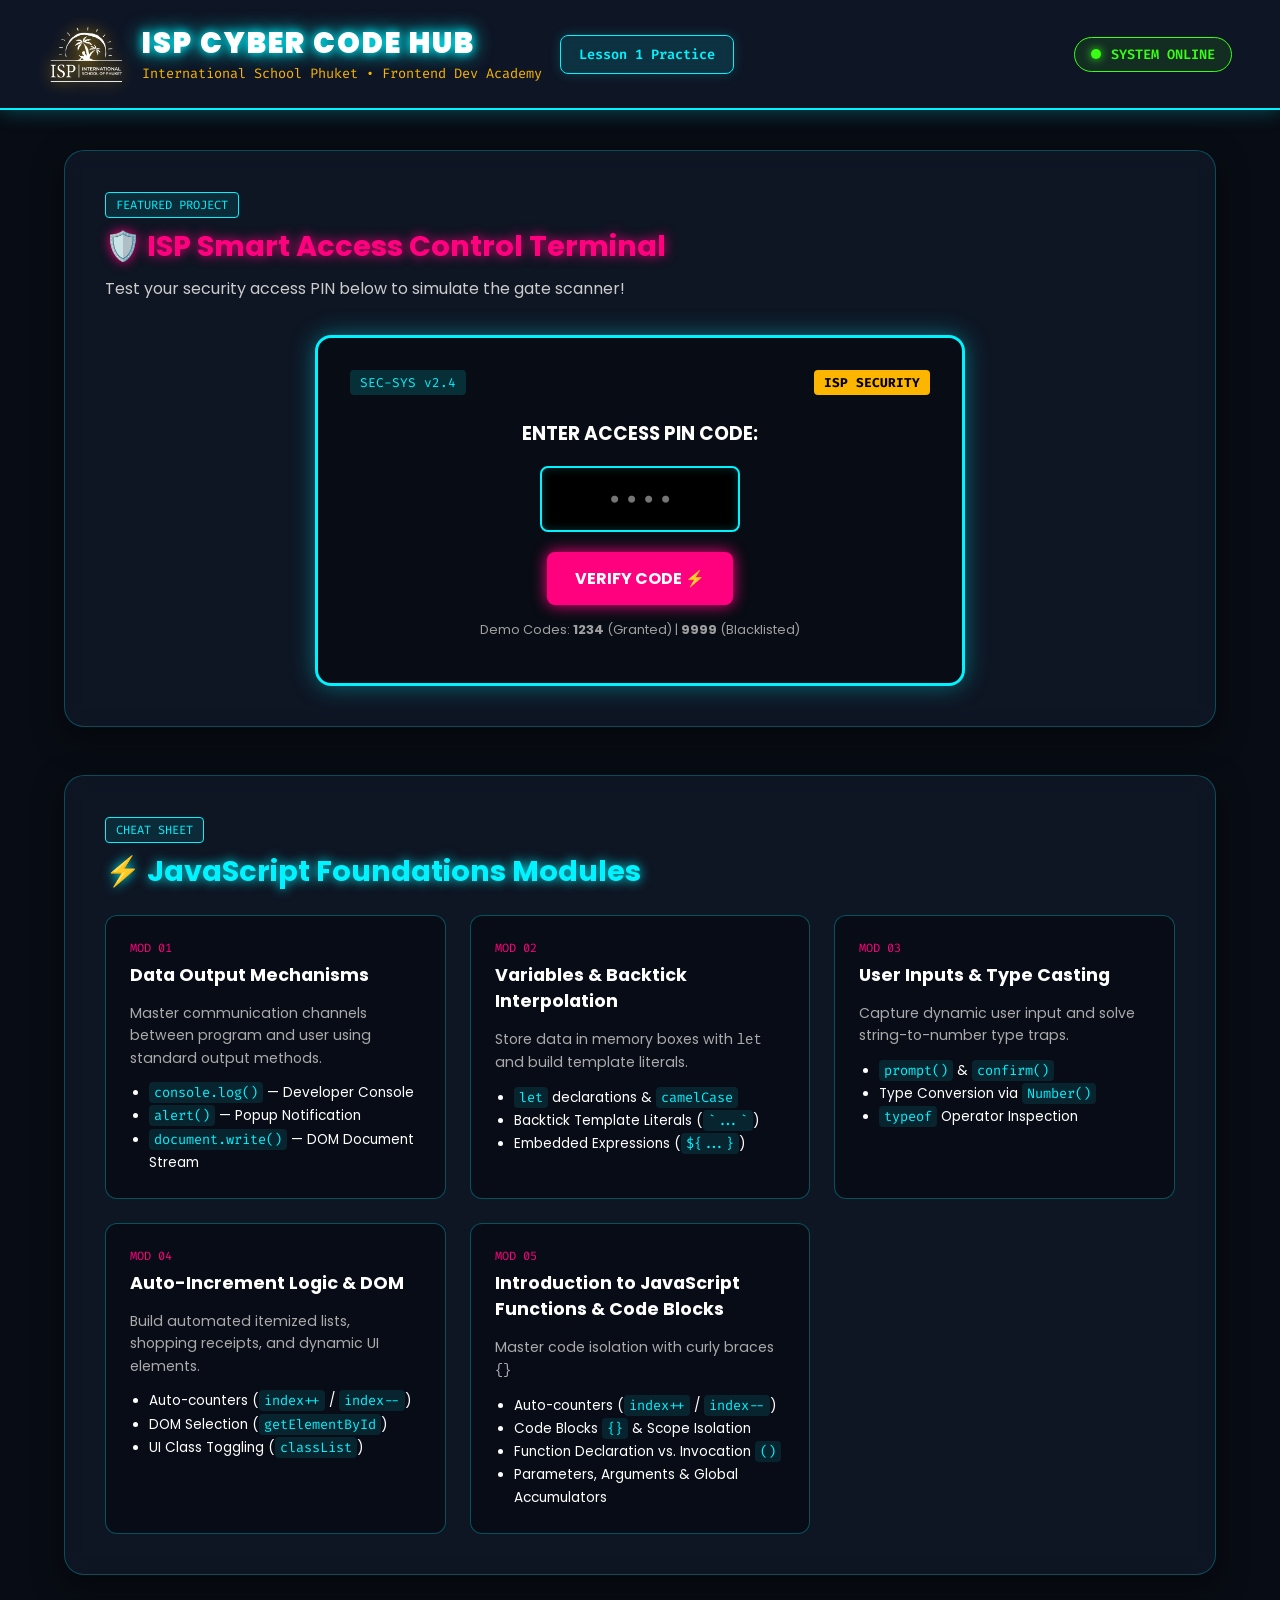
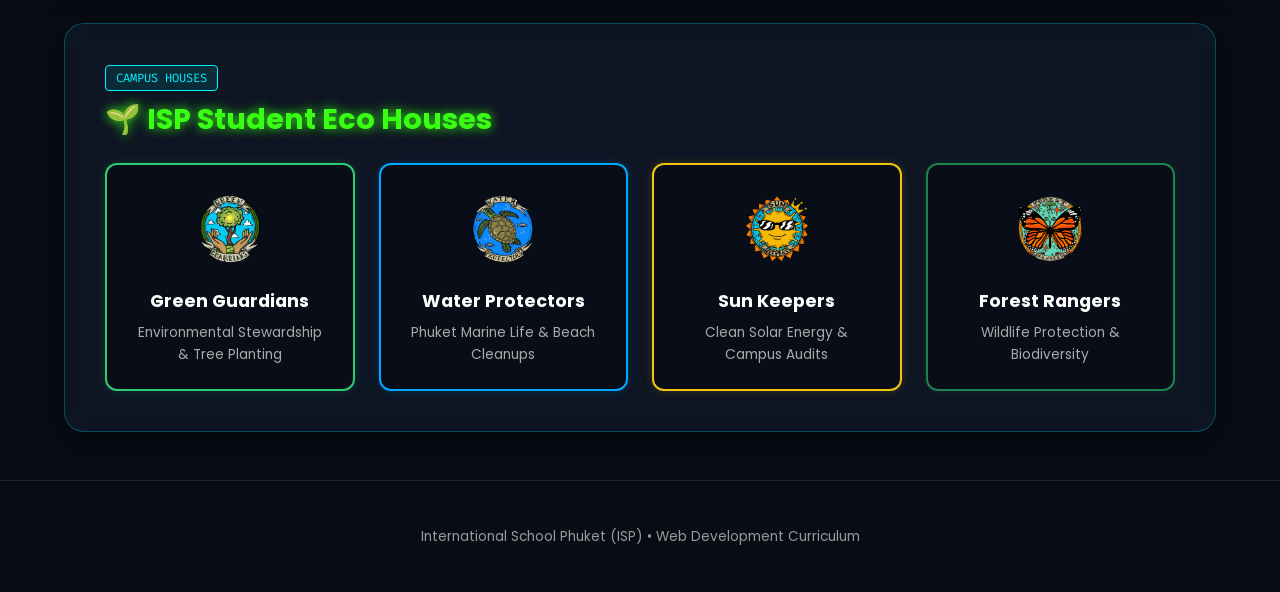
<file: index.html>
<!doctype html>
<html lang="en">
  <head>
    <meta charset="UTF-8" />
    <meta name="viewport" content="width=device-width, initial-scale=1.0" />
    <title>ISP Cyber Code Hub | Web Development Course</title>
    <link rel="stylesheet" href="style.css" />
    <link rel="preconnect" href="https://fonts.googleapis.com" />
    <link rel="preconnect" href="https://fonts.gstatic.com" crossorigin />
    <link
      href="https://fonts.googleapis.com/css2?family=Fira+Code:wght@400;600&family=Poppins:wght@400;600;700;900&display=swap"
      rel="stylesheet"
    />
  </head>
    <!-- Main Portal Navigation Header -->
    <header class="cyber-header">
      <div class="header-brand">
        <img src="ISP LOGO.png" alt="ISP Logo" class="neon-logo" />
        <div class="brand-titles">
          <h1 class="glitch-title" data-text="ISP CYBER CODE HUB">
            ISP CYBER CODE HUB
          </h1>
          <p class="cyber-subtitle">
            International School Phuket • Frontend Dev Academy
          </p>
        </div>
        <nav class="header-nav"> 
            <a href="Lesson_1.html" target="_blank" class="nav-btn nav-btn-cyan">Lesson 1 Practice</a> 
        </nav>
      </div>
      <div class="system-status">
        <span class="pulse-node"></span>
        <span class="status-text">SYSTEM ONLINE</span>
      </div>
    </header>

    <!-- Main Content Container -->
    <main class="portal-container">
      <!-- HERO / FEATURED MODULE: Interactive Security Terminal -->
      <section class="cyber-section terminal-hero">
        <div class="section-tag">FEATURED PROJECT</div>
        <h2 class="neon-heading magenta-glow">
          🛡️ ISP Smart Access Control Terminal
        </h2>
        <p class="section-desc">
          Test your security access PIN below to simulate the gate scanner!
        </p>

        <!-- Security Terminal Hardware Shell -->
        <div class="terminal-container" id="terminal">
          <div class="terminal-badge-bar">
            <span class="cyber-chip">SEC-SYS v2.4</span>
            <span class="badge-gold">ISP SECURITY</span>
          </div>

          <!-- UI Screen 1: PIN Input -->
          <div id="input-screen" class="screen-box">
            <h3 class="cyan-text">ENTER ACCESS PIN CODE:</h3>
            <div class="input-wrapper">
              <input
                type="password"
                id="access-code"
                placeholder="••••"
                maxlength="4"
                autocomplete="off"
              />
            </div>
            <button id="submit-btn" class="cyber-button">VERIFY CODE ⚡</button>
            <p class="hint-text">
              Demo Codes: <strong>1234</strong> (Granted) |
              <strong>9999</strong> (Blacklisted)
            </p>
          </div>

          <!-- UI Screen 2: Processing Scanner -->
          <div id="processing-screen" class="screen-box hidden">
            <div class="cyber-scanner">
              <div class="laser-beam"></div>
              <div class="spinner-neon"></div>
            </div>
            <p class="scanning-text">SCANNING BIOMETRIC DATA... BEEP!</p>
          </div>

          <!-- UI Screen 3: Access Granted Card -->
          <div id="granted-card" class="card-box hidden">
            <div class="access-badge granted">✓ ACCESS GRANTED</div>
            <div class="profile-card-cyber">
              <img
                src="green_guardians.png"
                alt="Eco House Shield"
                class="house-emblem-img"
              />
              <div class="card-details">
                <h4>Alex Smith <span class="grade-pill">Grade 8</span></h4>
                <p><strong>Parent:</strong> Mr. & Mrs. Smith</p>
                <p>
                  <strong>House:</strong>
                  <span class="house-tag guardian">Green Guardians 🛡️</span>
                </p>
                <p><strong>Status:</strong> Clear Access Authorized</p>
              </div>
            </div>
          </div>

          <!-- UI Screen 4: Access Denied Alert -->
          <div id="denied-card" class="card-box hidden">
            <div class="access-badge denied">⛔ ACCESS DENIED</div>
            <p class="denied-msg">SECURITY ALERT: CODE BLACKLISTED!</p>
            <p class="denied-sub">
              Report immediately to administration security office.
            </p>
          </div>
        </div>
      </section>

      <!-- CHEAT SHEET -->
      <section class="cyber-section">
        <div class="section-tag">CHEAT SHEET</div>
        <h2 class="neon-heading cyan-glow">
          ⚡ JavaScript Foundations Modules
        </h2>

        <div class="modules-grid">
          <!-- Module 1 Card -->
          <a href="module1-cards.html" target="_blank" class="card-link">
            <div>
              <div class="cyber-card">
                <div class="card-header">
                  <span class="mod-num">MOD 01</span>
                  <h3>Data Output Mechanisms</h3>
                </div>
                <p class="card-body-text">
                  Master communication channels between program and user using
                  standard output methods.
                </p>
                <ul class="cyber-list">
                  <li><code>console.log()</code> — Developer Console</li>
                  <li><code>alert()</code> — Popup Notification</li>
                  <li><code>document.write()</code> — DOM Document Stream</li>
                </ul>
              </div>
            </div>
          </a>
          <!-- Module 2 Card -->
          <div class="cyber-card">
            <div class="card-header">
              <span class="mod-num">MOD 02</span>
              <h3>Variables & Backtick Interpolation</h3>
            </div>
            <p class="card-body-text">
              Store data in memory boxes with <code>let</code> and build
              template literals.
            </p>
            <ul class="cyber-list">
              <li><code>let</code> declarations & <code>camelCase</code></li>
              <li>Backtick Template Literals (<code>`...`</code>)</li>
              <li>Embedded Expressions (<code>${...}</code>)</li>
            </ul>
          </div>

          <!-- Module 3 Card -->
          <div class="cyber-card">
            <div class="card-header">
              <span class="mod-num">MOD 03</span>
              <h3>User Inputs & Type Casting</h3>
            </div>
            <p class="card-body-text">
              Capture dynamic user input and solve string-to-number type traps.
            </p>
            <ul class="cyber-list">
              <li><code>prompt()</code> & <code>confirm()</code></li>
              <li>Type Conversion via <code>Number()</code></li>
              <li><code>typeof</code> Operator Inspection</li>
            </ul>
          </div>

          <!-- Module 4 Card -->
          <div class="cyber-card">
            <div class="card-header">
              <span class="mod-num">MOD 04</span>
              <h3>Auto-Increment Logic & DOM</h3>
            </div>
            <p class="card-body-text">
              Build automated itemized lists, shopping receipts, and dynamic UI
              elements.
            </p>
            <ul class="cyber-list">
              <li>
                Auto-counters (<code>index++</code> / <code>index--</code>)
              </li>
              <li>DOM Selection (<code>getElementById</code>)</li>
              <li>UI Class Toggling (<code>classList</code>)</li>
            </ul>
          </div>

          <!-- Module 5 Card -->
          <a href="module5-cards.html" target="_blank" class="card-link">
          <div class="cyber-card">
            <div class="card-header">
              <span class="mod-num">MOD 05</span>
              <h3>Introduction to JavaScript Functions & Code Blocks</h3>
            </div>
            <p class="card-body-text">
              Master code isolation with curly braces <code>{}</code>
            </p>
            <ul class="cyber-list">
              <li>
                Auto-counters (<code>index++</code> / <code>index--</code>)
              </li>
              <li>Code Blocks <code>{}</code> & Scope Isolation</li>
              <li>Function Declaration vs. Invocation <code>()</code></li>
              <li>Parameters, Arguments & Global Accumulators</li>
            </ul>
          </div>
           </a>
        </div>
      </section>

      <!-- ISP ECO HOUSES BADGES SECTION -->
      <section class="cyber-section">
        <div class="section-tag">CAMPUS HOUSES</div>
        <h2 class="neon-heading green-glow">🌱 ISP Student Eco Houses</h2>

        <div class="houses-grid">
          <div class="house-card guardians-border">
            <img
              src="green_guardians.png"
              alt="Green Guardians"
              class="house-logo"
            />
            <h3>Green Guardians</h3>
            <p>Environmental Stewardship & Tree Planting</p>
          </div>

          <div class="house-card protectors-border">
            <img
              src="water_protectors.png"
              alt="Water Protectors"
              class="house-logo"
            />
            <h3>Water Protectors</h3>
            <p>Phuket Marine Life & Beach Cleanups</p>
          </div>

          <div class="house-card keepers-border">
            <img src="sun_keepers.png" alt="Sun Keepers" class="house-logo" />
            <h3>Sun Keepers</h3>
            <p>Clean Solar Energy & Campus Audits</p>
          </div>

          <div class="house-card rangers-border">
            <img
              src="forest_rangers.png"
              alt="Forest Rangers"
              class="house-logo"
            />
            <h3>Forest Rangers</h3>
            <p>Wildlife Protection & Biodiversity</p>
          </div>
        </div>
      </section>
    </main>

    <footer class="cyber-footer">
      <p>International School Phuket (ISP) • Web Development Curriculum</p>
    </footer>

    <script src="main.js"></script>
  </body>
</html>
</file>
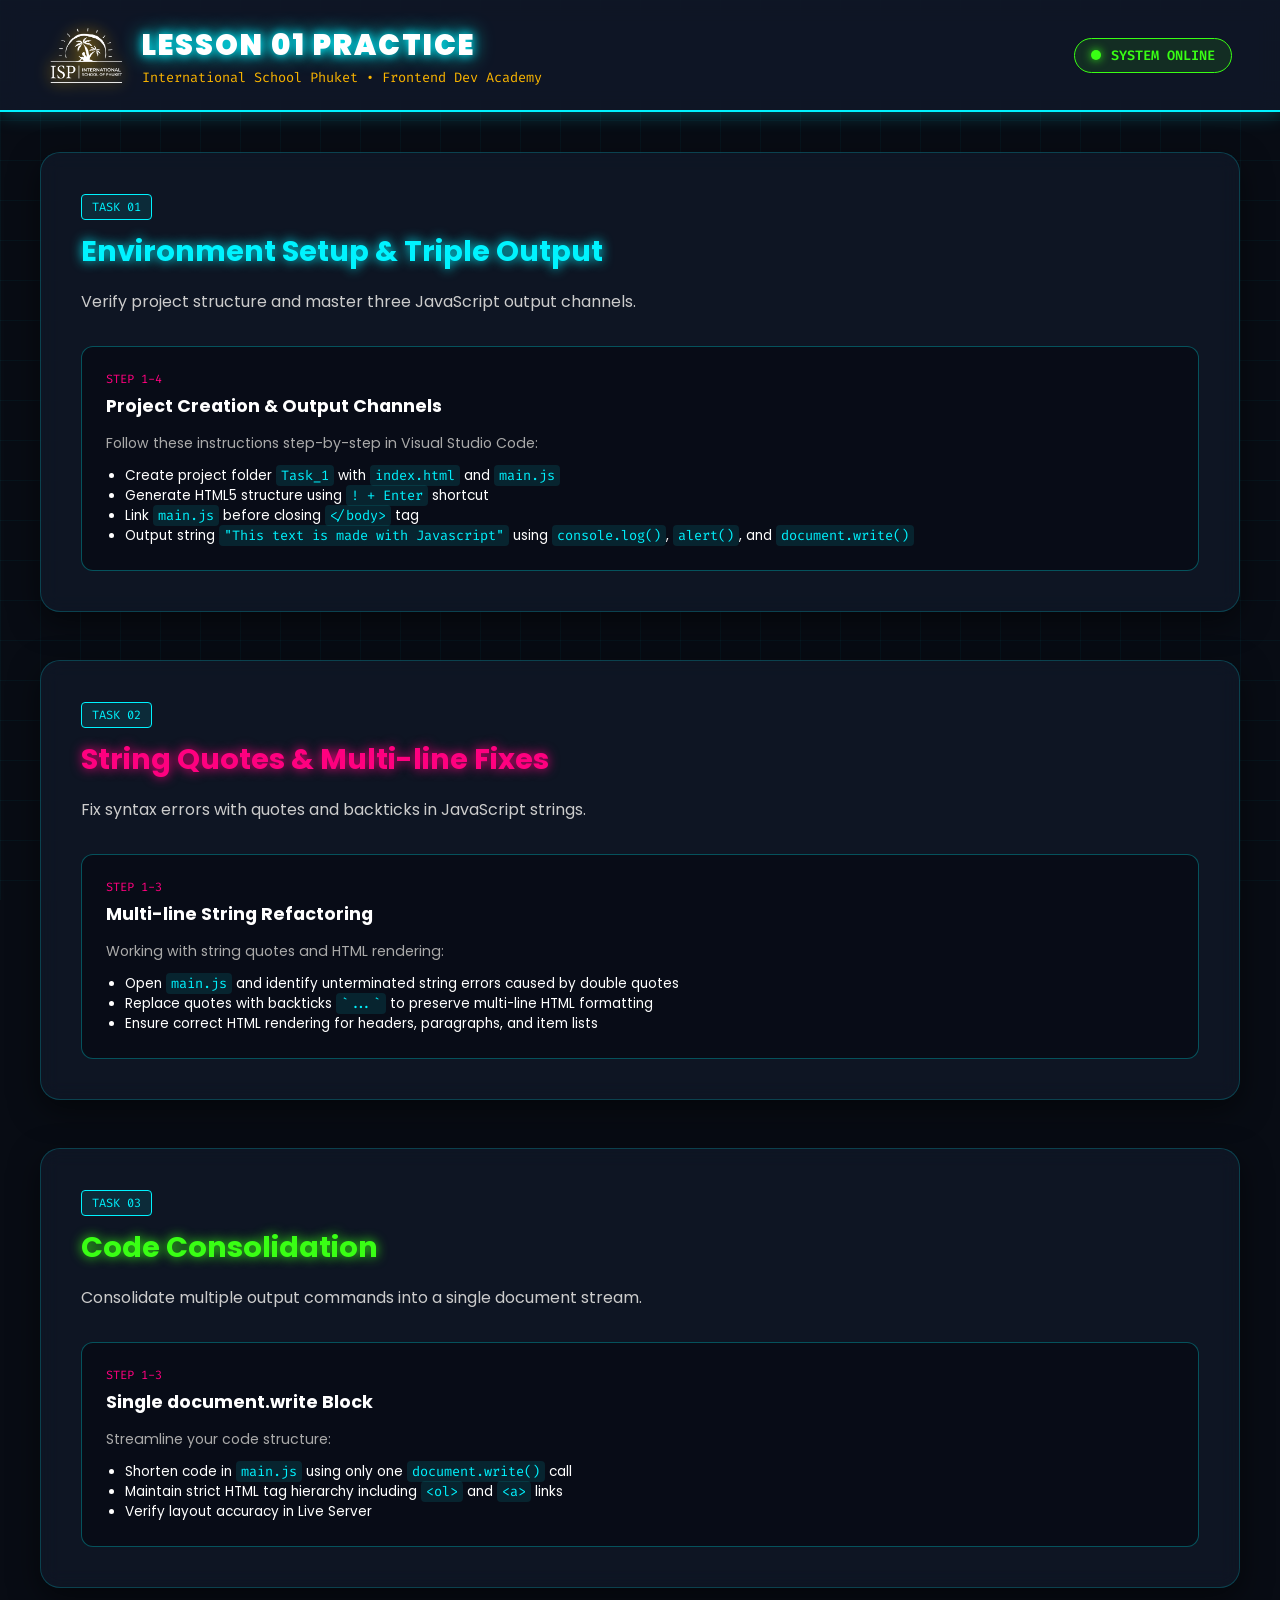
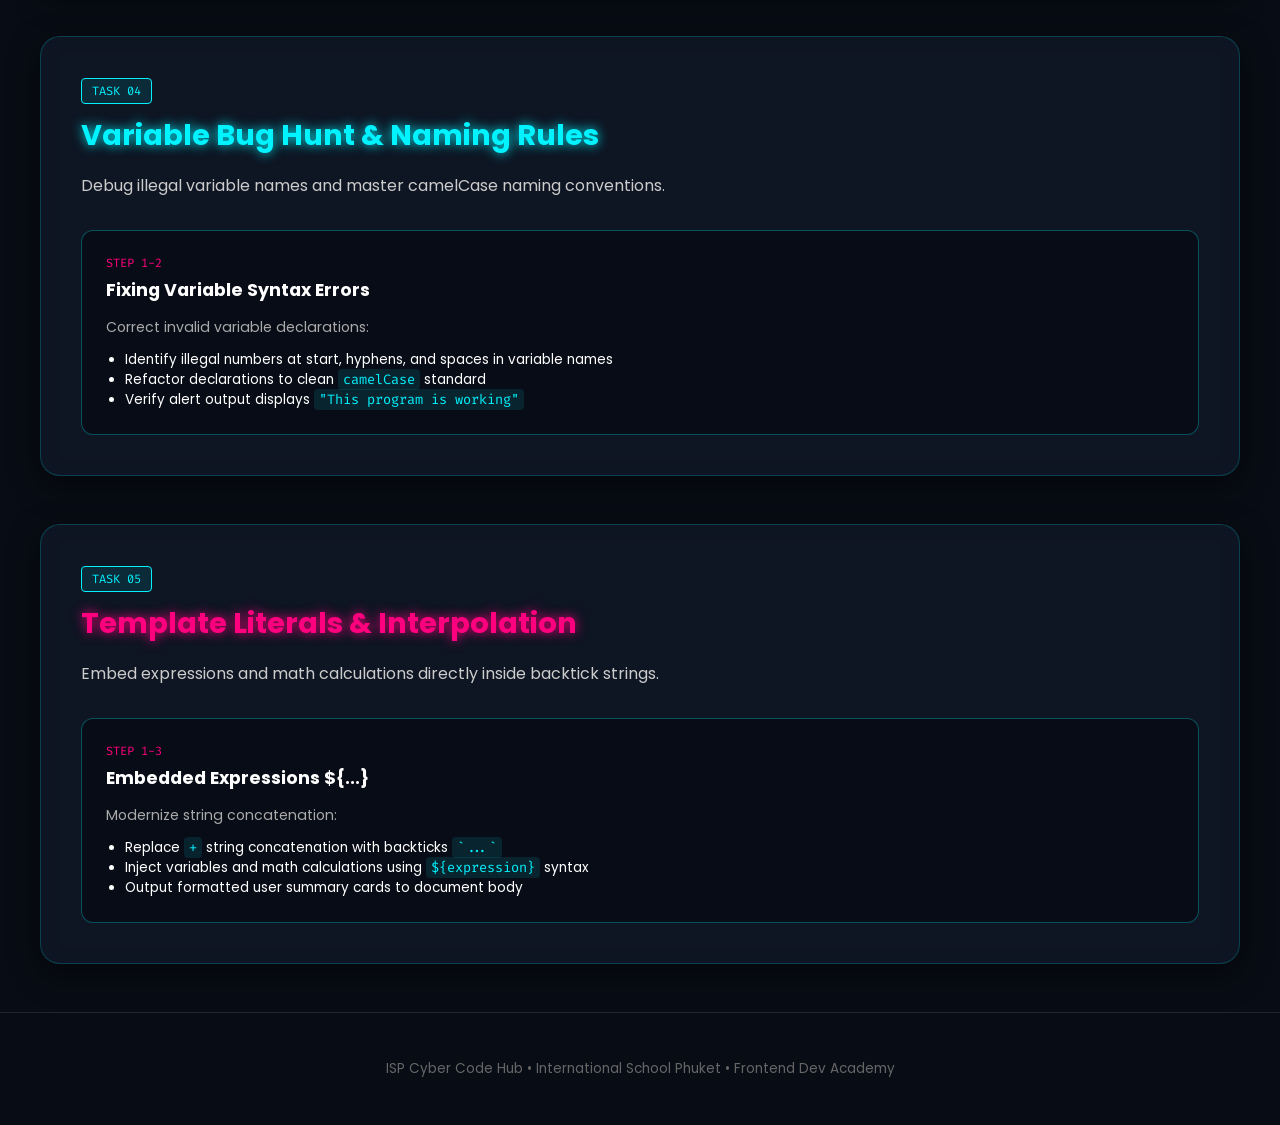
<file: Lesson_1.html>
<!doctype html>
<html lang="en">
  <head>
    <meta charset="UTF-8" />
    <meta name="viewport" content="width=device-width, initial-scale=1.0" />
    <title>Lesson 1 Tasks | ISP Cyber Code Hub</title>
    <link rel="stylesheet" href="style1.css" />
    <link rel="preconnect" href="https://fonts.googleapis.com" />
    <link rel="preconnect" href="https://fonts.gstatic.com" crossorigin />
    <link
      href="https://fonts.googleapis.com/css2?family=Fira+Code:wght@400;600&family=Poppins:wght@400;600;700;900&display=swap"
      rel="stylesheet"
    />
  </head>
  <body>
    <!-- Background Cyber Grid Overlay -->
    <div class="cyber-grid"></div>

    <!-- Main Navigation Header -->
    <header class="cyber-header">
      <div class="header-brand">
        <img src="ISP LOGO.png" alt="ISP Logo" class="neon-logo" />
        <div>
          <h1 class="glitch-title">LESSON 01 PRACTICE</h1>
          <p class="cyber-subtitle">
            International School Phuket • Frontend Dev Academy
          </p>
        </div>
      </div>
      <div class="system-status">
        <span class="pulse-node"></span>
        <span class="status-text">SYSTEM ONLINE</span>
      </div>
    </header>

    <!-- Main Content Container -->
    <main class="portal-container">
      <!-- TASK 1 -->
      <section class="cyber-section">
        <span class="section-tag">TASK 01</span>
        <h2 class="neon-heading cyan-glow">
          Environment Setup & Triple Output
        </h2>
        <p class="section-desc">
          Verify project structure and master three JavaScript output channels.
        </p>

        <div class="cyber-card">
          <div class="card-header">
            <span class="mod-num">STEP 1-4</span>
            <h3>Project Creation & Output Channels</h3>
          </div>
          <p class="card-body-text">
            Follow these instructions step-by-step in Visual Studio Code:
          </p>
          <ul class="cyber-list">
            <li>
              Create project folder <code>Task_1</code> with
              <code>index.html</code> and <code>main.js</code>
            </li>
            <li>
              Generate HTML5 structure using <code>! + Enter</code> shortcut
            </li>
            <li>
              Link <code>main.js</code> before closing
              <code>&lt;/body&gt;</code> tag
            </li>
            <li>
              Output string
              <code>"This text is made with Javascript"</code> using
              <code>console.log()</code>, <code>alert()</code>, and
              <code>document.write()</code>
            </li>
          </ul>
        </div>
      </section>

      <!-- TASK 2 -->
      <section class="cyber-section">
        <span class="section-tag">TASK 02</span>
        <h2 class="neon-heading magenta-glow">
          String Quotes & Multi-line Fixes
        </h2>
        <p class="section-desc">
          Fix syntax errors with quotes and backticks in JavaScript strings.
        </p>

        <div class="cyber-card">
          <div class="card-header">
            <span class="mod-num">STEP 1-3</span>
            <h3>Multi-line String Refactoring</h3>
          </div>
          <p class="card-body-text">
            Working with string quotes and HTML rendering:
          </p>
          <ul class="cyber-list">
            <li>
              Open <code>main.js</code> and identify unterminated string errors
              caused by double quotes
            </li>
            <li>
              Replace quotes with backticks <code>`...`</code> to preserve
              multi-line HTML formatting
            </li>
            <li>
              Ensure correct HTML rendering for headers, paragraphs, and item
              lists
            </li>
          </ul>
        </div>
      </section>

      <!-- TASK 3 -->
      <section class="cyber-section">
        <span class="section-tag">TASK 03</span>
        <h2 class="neon-heading green-glow">Code Consolidation</h2>
        <p class="section-desc">
          Consolidate multiple output commands into a single document stream.
        </p>

        <div class="cyber-card">
          <div class="card-header">
            <span class="mod-num">STEP 1-3</span>
            <h3>Single document.write Block</h3>
          </div>
          <p class="card-body-text">Streamline your code structure:</p>
          <ul class="cyber-list">
            <li>
              Shorten code in <code>main.js</code> using only one
              <code>document.write()</code> call
            </li>
            <li>
              Maintain strict HTML tag hierarchy including
              <code>&lt;ol&gt;</code> and <code>&lt;a&gt;</code> links
            </li>
            <li>Verify layout accuracy in Live Server</li>
          </ul>
        </div>
      </section>

      <!-- TASK 4 -->
      <section class="cyber-section">
        <span class="section-tag">TASK 04</span>
        <h2 class="neon-heading cyan-glow">Variable Bug Hunt & Naming Rules</h2>
        <p class="section-desc">
          Debug illegal variable names and master camelCase naming conventions.
        </p>

        <div class="cyber-card">
          <div class="card-header">
            <span class="mod-num">STEP 1-2</span>
            <h3>Fixing Variable Syntax Errors</h3>
          </div>
          <p class="card-body-text">Correct invalid variable declarations:</p>
          <ul class="cyber-list">
            <li>
              Identify illegal numbers at start, hyphens, and spaces in variable
              names
            </li>
            <li>
              Refactor declarations to clean <code>camelCase</code> standard
            </li>
            <li>
              Verify alert output displays
              <code>"This program is working"</code>
            </li>
          </ul>
        </div>
      </section>

      <!-- TASK 5 -->
      <section class="cyber-section">
        <span class="section-tag">TASK 05</span>
        <h2 class="neon-heading magenta-glow">
          Template Literals & Interpolation
        </h2>
        <p class="section-desc">
          Embed expressions and math calculations directly inside backtick
          strings.
        </p>

        <div class="cyber-card">
          <div class="card-header">
            <span class="mod-num">STEP 1-3</span>
            <h3>Embedded Expressions ${...}</h3>
          </div>
          <p class="card-body-text">Modernize string concatenation:</p>
          <ul class="cyber-list">
            <li>
              Replace <code>+</code> string concatenation with backticks
              <code>`...`</code>
            </li>
            <li>
              Inject variables and math calculations using
              <code>${expression}</code> syntax
            </li>
            <li>Output formatted user summary cards to document body</li>
          </ul>
        </div>
      </section>
    </main>

    <footer class="cyber-footer">
      <p>
        ISP Cyber Code Hub • International School Phuket • Frontend Dev Academy
      </p>
    </footer>

    <script src="main.js"></script>
  </body>
</html>
</file>
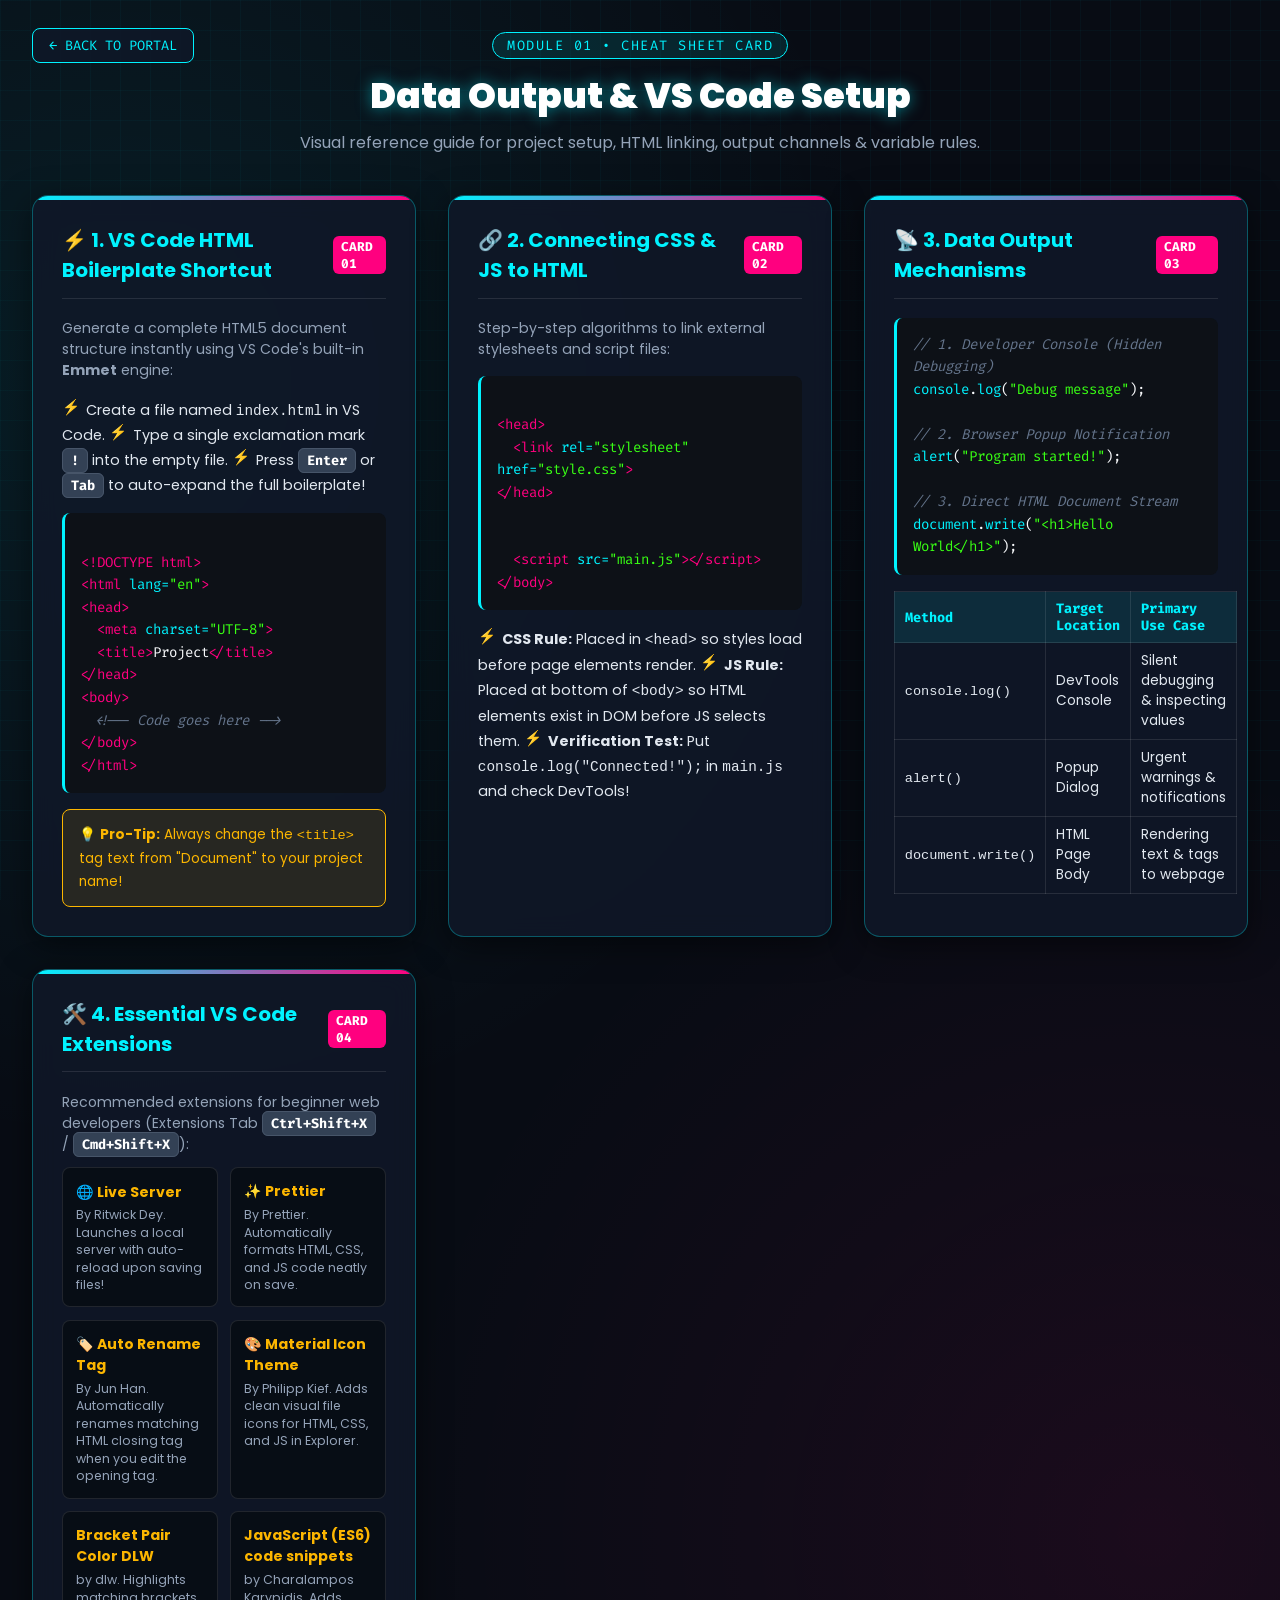
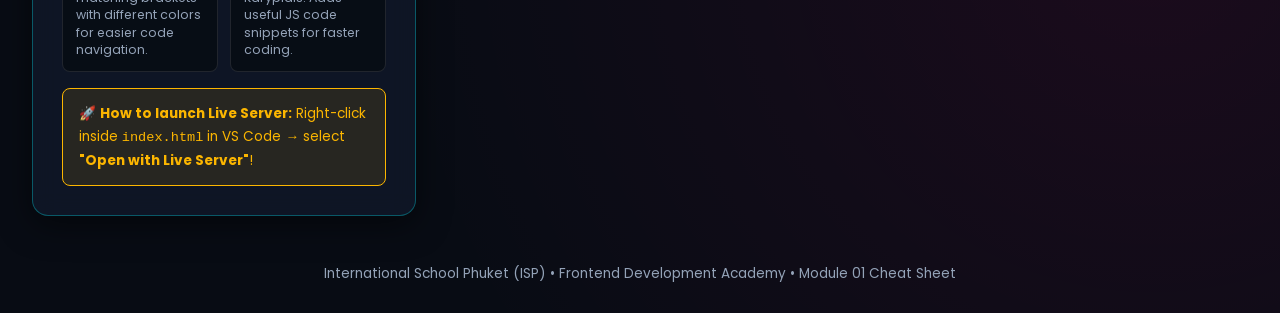
<file: module1-cards.html>
<!doctype html>
<html lang="en">
  <head>
    <meta charset="UTF-8" />
    <meta name="viewport" content="width=device-width, initial-scale=1.0" />
    <title>Module 1 Visual Reference & Cheat Sheet | ISP Cyber Code Hub</title>
    <link rel="preconnect" href="https://fonts.googleapis.com" />
    <link rel="preconnect" href="https://fonts.gstatic.com" crossorigin />
    <link
      href="https://fonts.googleapis.com/css2?family=Fira+Code:wght@400;600;700&family=Poppins:wght@400;600;700;900&display=swap"
      rel="stylesheet"
    />
    <style>
      :root {
        --bg-dark: #080c14;
        --card-bg: rgba(16, 24, 40, 0.85);
        --neon-cyan: #00f3ff;
        --neon-magenta: #ff007f;
        --neon-green: #39ff14;
        --neon-gold: #fcb600;
        --text-main: #e2e8f0;
        --text-muted: #94a3b8;
        --border-glow: rgba(0, 243, 255, 0.3);
        --code-bg: #0d1117;
      }

      * {
        box-sizing: border-box;
        margin: 0;
        padding: 0;
      }

      body {
        font-family: 'Poppins', sans-serif;
        background-color: var(--bg-dark);
        color: var(--text-main);
        min-height: 100vh;
        padding: 2rem;
        background-image:
          radial-gradient(
            circle at 10% 20%,
            rgba(0, 243, 255, 0.08) 0%,
            transparent 40%
          ),
          radial-gradient(
            circle at 90% 80%,
            rgba(255, 0, 127, 0.08) 0%,
            transparent 40%
          );
      }

      body::before {
        content: '';
        position: fixed;
        top: 0;
        left: 0;
        width: 100%;
        height: 100%;
        background:
          linear-gradient(rgba(0, 243, 255, 0.03) 1px, transparent 1px),
          linear-gradient(90deg, rgba(0, 243, 255, 0.03) 1px, transparent 1px);
        background-size: 30px 30px;
        pointer-events: none;
        z-index: 0;
      }

      .header {
        text-align: center;
        margin-bottom: 2.5rem;
        position: relative;
        z-index: 1;
      }
      .badge-bar {
        display: inline-block;
        background: rgba(0, 243, 255, 0.1);
        border: 1px solid var(--neon-cyan);
        color: var(--neon-cyan);
        font-family: 'Fira Code', monospace;
        font-size: 0.85rem;
        padding: 4px 14px;
        border-radius: 20px;
        letter-spacing: 1.5px;
        margin-bottom: 10px;
      }
      h1 {
        font-size: 2.2rem;
        font-weight: 900;
        color: #fff;
        text-shadow: 0 0 15px rgba(0, 243, 255, 0.5);
        margin-bottom: 8px;
      }
      p.subtitle {
        color: var(--text-muted);
        font-size: 1rem;
      }

      .cards-grid {
        display: grid;
        grid-template-columns: repeat(auto-fit, minmax(360px, 1fr));
        gap: 2rem;
        max-width: 1400px;
        margin: 0 auto;
        position: relative;
        z-index: 1;
      }
      .ref-card {
        background: var(--card-bg);
        border: 1px solid var(--border-glow);
        border-radius: 16px;
        padding: 1.8rem;
        backdrop-filter: blur(12px);
        box-shadow: 0 8px 32px rgba(0, 0, 0, 0.5);
        transition:
          transform 0.3s ease,
          border-color 0.3s ease,
          box-shadow 0.3s ease;
        position: relative;
        overflow: hidden;
      }
      .ref-card::before {
        content: '';
        position: absolute;
        top: 0;
        left: 0;
        width: 100%;
        height: 4px;
        background: linear-gradient(
          90deg,
          var(--neon-cyan),
          var(--neon-magenta)
        );
      }
      .ref-card:hover {
        transform: translateY(-5px);
        border-color: var(--neon-cyan);
        box-shadow: 0 12px 40px rgba(0, 243, 255, 0.25);
      }

      .card-header {
        display: flex;
        align-items: center;
        justify-content: space-between;
        margin-bottom: 1.2rem;
        border-bottom: 1px solid rgba(255, 255, 255, 0.1);
        padding-bottom: 0.8rem;
      }
      .card-title {
        font-size: 1.25rem;
        font-weight: 700;
        color: var(--neon-cyan);
        display: flex;
        align-items: center;
        gap: 10px;
      }
      .card-num {
        background: var(--neon-magenta);
        color: #fff;
        font-family: 'Fira Code', monospace;
        font-size: 0.8rem;
        font-weight: 700;
        padding: 2px 8px;
        border-radius: 6px;
      }

      .code-block {
        background: var(--code-bg);
        border-radius: 8px;
        padding: 1rem;
        font-family: 'Fira Code', monospace;
        font-size: 0.88rem;
        line-height: 1.6;
        color: #f8fafc;
        border-left: 3px solid var(--neon-cyan);
        margin-bottom: 1rem;
        position: relative;
      }
      .code-block .keyword {
        color: var(--neon-magenta);
        font-weight: 700;
      }
      .code-block .string {
        color: var(--neon-green);
      }
      .code-block .func {
        color: var(--neon-cyan);
      }
      .code-block .comment {
        color: #64748b;
        font-style: italic;
      }
      .code-block .var-name {
        color: var(--neon-gold);
      }
      .code-block .tag {
        color: var(--neon-magenta);
      }
      .code-block .attr {
        color: var(--neon-cyan);
      }

      .keyboard-badge {
        background: #334155;
        color: #fff;
        font-family: 'Fira Code', monospace;
        padding: 3px 8px;
        border-radius: 6px;
        border: 1px solid #475569;
        font-size: 0.85rem;
        font-weight: 700;
      }
      .step-list {
        list-style: none;
        padding: 0;
        margin-bottom: 1rem;
      }
      .step-item {
        font-size: 0.9rem;
        margin-bottom: 0.8rem;
        padding-left: 1.5rem;
        position: relative;
        line-height: 1.5;
      }
      .step-item::before {
        content: '⚡';
        position: absolute;
        left: 0;
        color: var(--neon-gold);
      }

      .comparison-table {
        width: 100%;
        border-collapse: collapse;
        font-size: 0.85rem;
        margin-top: 10px;
      }
      .comparison-table th,
      .comparison-table td {
        padding: 8px 10px;
        border: 1px solid rgba(255, 255, 255, 0.1);
        text-align: left;
      }
      .comparison-table th {
        background: rgba(0, 243, 255, 0.1);
        color: var(--neon-cyan);
        font-family: 'Fira Code', monospace;
      }

      .app-grid {
        display: grid;
        grid-template-columns: 1fr 1fr;
        gap: 0.8rem;
        margin-top: 0.8rem;
      }
      .app-item {
        background: rgba(0, 0, 0, 0.4);
        border: 1px solid rgba(255, 255, 255, 0.1);
        border-radius: 8px;
        padding: 0.8rem;
      }
      .app-name {
        font-weight: 700;
        color: var(--neon-gold);
        font-size: 0.88rem;
        margin-bottom: 4px;
        display: flex;
        align-items: center;
        gap: 6px;
      }
      .app-desc {
        font-size: 0.78rem;
        color: var(--text-muted);
        line-height: 1.4;
      }

      .tip-box {
        background: rgba(252, 182, 0, 0.1);
        border: 1px solid var(--neon-gold);
        border-radius: 8px;
        padding: 0.8rem 1rem;
        font-size: 0.85rem;
        color: var(--neon-gold);
        margin-top: 1rem;
        display: block;
        line-height: 1.7;
        overflow-wrap: break-word;
        align-items: center;
        gap: 10px;
      }
      footer {
        text-align: center;
        margin-top: 3rem;
        color: var(--text-muted);
        font-size: 0.85rem;
        position: relative;
        z-index: 1;
      }

      .back-nav {
        position: absolute;
        top: 2rem;
        left: 2rem;
        z-index: 10;
      }
      .back-btn {
        background: rgba(16, 24, 40, 0.8);
        border: 1px solid var(--neon-cyan);
        color: var(--neon-cyan);
        padding: 8px 16px;
        border-radius: 8px;
        font-family: 'Fira Code', monospace;
        text-decoration: none;
        font-size: 0.85rem;
        transition: all 0.2s ease;
      }
      .back-btn:hover {
        background: var(--neon-cyan);
        color: #000;
        box-shadow: 0 0 15px var(--neon-cyan);
      }
    </style>
  </head>
  <body>
    <div class="back-nav">
      <a href="index.html" class="back-btn">← BACK TO PORTAL</a>
    </div>

    <header class="header">
      <div class="badge-bar">MODULE 01 • CHEAT SHEET CARD</div>
      <h1>Data Output & VS Code Setup</h1>
      <p class="subtitle">
        Visual reference guide for project setup, HTML linking, output channels
        & variable rules.
      </p>
    </header>

    <main class="cards-grid">
      <!-- CARD 1: VS CODE DOCTYPE TRICK & PROJECT SETUP -->
      <section class="ref-card">
        <div class="card-header">
          <h2 class="card-title">⚡ 1. VS Code HTML Boilerplate Shortcut</h2>
          <span class="card-num">CARD 01</span>
        </div>
        <p
          style="
            font-size: 0.88rem;
            color: var(--text-muted);
            margin-bottom: 1rem;
          "
        >
          Generate a complete HTML5 document structure instantly using VS Code's
          built-in <strong>Emmet</strong> engine:
        </p>

        <ul class="step-list">
          <span class="step-item"
            >Create a file named <code>index.html</code> in VS Code.</span
          >
          <span class="step-item"
            >Type a single exclamation mark
            <span class="keyboard-badge">!</span> into the empty file.</span
          >
          <span class="step-item"
            >Press <span class="keyboard-badge">Enter</span> or
            <span class="keyboard-badge">Tab</span> to auto-expand the full
            boilerplate!</span
          >
        </ul>

        <div class="code-block">
          <span class="comment"><!-- Auto-generated HTML5 Structure --></span
          ><br />
          <span class="tag">&lt;!DOCTYPE html&gt;</span><br />
          <span class="tag">&lt;html</span> <span class="attr">lang=</span
          ><span class="string">"en"</span><span class="tag">&gt;</span><br />
          <span class="tag">&lt;head&gt;</span><br />
          &nbsp;&nbsp;<span class="tag">&lt;meta</span>
          <span class="attr">charset=</span><span class="string">"UTF-8"</span
          ><span class="tag">&gt;</span><br />
          &nbsp;&nbsp;<span class="tag">&lt;title&gt;</span>Project<span
            class="tag"
            >&lt;/title&gt;</span
          ><br />
          <span class="tag">&lt;/head&gt;</span><br />
          <span class="tag">&lt;body&gt;</span><br />
          &nbsp;&nbsp;<span class="comment">&lt;!-- Code goes here --&gt;</span
          ><br />
          <span class="tag">&lt;/body&gt;</span><br />
          <span class="tag">&lt;/html&gt;</span>
        </div>

        <div class="tip-box">
          💡 <strong>Pro-Tip:</strong> Always change the
          <code>&lt;title&gt;</code> tag text from "Document" to your project
          name!
        </div>
      </section>

      <!-- CARD 2: CONNECTING CSS AND JS ALGORITHMS -->
      <section class="ref-card">
        <div class="card-header">
          <h2 class="card-title">🔗 2. Connecting CSS & JS to HTML</h2>
          <span class="card-num">CARD 02</span>
        </div>
        <p
          style="
            font-size: 0.88rem;
            color: var(--text-muted);
            margin-bottom: 1rem;
          "
        >
          Step-by-step algorithms to link external stylesheets and script files:
        </p>

        <div class="code-block">
          <span class="comment"><!-- 1. Link CSS inside <head> --></span><br />
          <span class="tag">&lt;head&gt;</span><br />
          &nbsp;&nbsp;<span class="tag">&lt;link</span>
          <span class="attr">rel=</span><span class="string">"stylesheet"</span>
          <span class="attr">href=</span><span class="string">"style.css"</span
          ><span class="tag">&gt;</span><br />
          <span class="tag">&lt;/head&gt;</span><br /><br />
          <span class="comment"
            ><!-- 2. Link JS right before closing &lt;/body&gt; --></span
          ><br />
          &nbsp;&nbsp;<span class="tag">&lt;script</span>
          <span class="attr">src=</span><span class="string">"main.js"</span
          ><span class="tag">&gt;&lt;/script&gt;</span><br />
          <span class="tag">&lt;/body&gt;</span>
        </div>

        <ul class="step-list" style="margin-top: 1rem">
          <span class="step-item"
            ><strong>CSS Rule:</strong> Placed in <code>&lt;head&gt;</code> so
            styles load before page elements render.</span
          >
          <span class="step-item"
            ><strong>JS Rule:</strong> Placed at bottom of
            <code>&lt;body&gt;</code> so HTML elements exist in DOM before JS
            selects them.</span
          >
          <span class="step-item"
            ><strong>Verification Test:</strong> Put
            <code>console.log("Connected!");</code> in <code>main.js</code> and
            check DevTools!</span
          >
        </ul>
      </section>

      <!-- CARD 3: DATA OUTPUT CHANNELS -->
      <section class="ref-card">
        <div class="card-header">
          <h2 class="card-title">📡 3. Data Output Mechanisms</h2>
          <span class="card-num">CARD 03</span>
        </div>

        <div class="code-block">
          <span class="comment">// 1. Developer Console (Hidden Debugging)</span
          ><br />
          <span class="func">console</span>.<span class="func">log</span>(<span
            class="string"
            >"Debug message"</span
          >);<br /><br />
          <span class="comment">// 2. Browser Popup Notification</span><br />
          <span class="func">alert</span>(<span class="string"
            >"Program started!"</span
          >);<br /><br />
          <span class="comment">// 3. Direct HTML Document Stream</span><br />
          <span class="func">document</span>.<span class="func">write</span
          >(<span class="string">"&lt;h1&gt;Hello World&lt;/h1&gt;"</span>);
        </div>

        <table class="comparison-table">
          <thead>
            <tr>
              <th>Method</th>
              <th>Target Location</th>
              <th>Primary Use Case</th>
            </tr>
          </thead>
          <tbody>
            <tr>
              <td><code>console.log()</code></td>
              <td>DevTools Console</td>
              <td>Silent debugging & inspecting values</td>
            </tr>
            <tr>
              <td><code>alert()</code></td>
              <td>Popup Dialog</td>
              <td>Urgent warnings & notifications</td>
            </tr>
            <tr>
              <td><code>document.write()</code></td>
              <td>HTML Page Body</td>
              <td>Rendering text & tags to webpage</td>
            </tr>
          </tbody>
        </table>
      </section>

      <!-- CARD 1: STRING RULES & TEMPLATE LITERALS -->
      <!-- <section class="ref-card">
        <div class="card-header">
          <h2 class="card-title">🔤 1. String Quotes & Backticks Rule</h2>
          <span class="card-num">CARD 01</span>
        </div>

        <div class="code-block">
          <span class="keyword">let</span>
          <span class="var-name">myName</span> =
          <span class="string">"Lucy"</span>;<br /><br />
          <span class="comment"
            >// Backticks (`...`) allow embedded expressions:</span
          ><br />
          <span class="func">document</span>.<span class="func">write</span
          >(<span class="string">`&lt;p&gt;Name: ${myName}&lt;/p&gt;`</span>);
        </div>

        <table class="comparison-table">
          <thead>
            <tr>
              <th>Quote Type</th>
              <th>Multi-line Text?</th>
              <th>Variables <code>${...}</code>?</th>
            </tr>
          </thead>
          <tbody>
            <tr>
              <td>Double <code>"..."</code></td>
              <td>❌ Syntax Error</td>
              <td>❌ No (Prints literal)</td>
            </tr>
            <tr>
              <td>Single <code>'...'</code></td>
              <td>❌ Syntax Error</td>
              <td>❌ No (Prints literal)</td>
            </tr>
            <tr>
              <td>Backticks <code>`...`</code></td>
              <td>✅ Supported!</td>
              <td>✅ Supported (Interpolation)</td>
            </tr>
          </tbody>
        </table>

        <div class="tip-box">
          ⌨️ <strong>Key Location:</strong> The backtick key (<code>`</code>) is
          located directly above the <span class="keyboard-badge">Tab</span> key
          on standard keyboards!
        </div>
      </section> -->

      <!-- CARD 2: VARIABLE CONVENTIONS -->
      <!-- <section class="ref-card">
        <div class="card-header">
          <h2 class="card-title">🏷️ 2. Variable Rules & camelCase</h2>
          <span class="card-num">CARD 02</span>
        </div>

        <div class="code-block">
          <span class="comment">// ✅ CORRECT: camelCase Naming</span><br />
          <span class="keyword">let</span>
          <span class="var-name">userName</span> =
          <span class="string">"Alex"</span>;<br />
          <span class="keyword">let</span>
          <span class="var-name">userAge1</span> =
          <span class="string">14</span>;<br /><br />
          <span class="comment">// ❌ INCORRECT (Syntax Errors):</span><br />
          <span class="comment"
            >// let 1user = "Alex"; (Starts with number!)</span
          ><br />
          <span class="comment"
            >// let user name = "..."; (Spaces forbidden!)</span
          ><br />
          <span class="comment"
            >// let user-name = "..."; (Hyphens forbidden!)</span
          >
        </div>

        <ul class="step-list">
          <span class="step-item"
            ><strong>Rule 1:</strong> Always start with a lowercase letter (e.g.
            <code>user...</code>).</span
          >
          <span class="step-item"
            ><strong>Rule 2:</strong> Capitalize the first letter of each
            subsequent word (e.g. <code>userName</code>).</span
          >
          <span class="step-item"
            ><strong>Rule 3:</strong> Variable names are case-sensitive (<code
              >myName</code
            >
            ≠ <code>myname</code>).</span
          >
        </ul>
      </section> -->

      <!-- CARD 4: USEFUL VS CODE EXTENSIONS -->
      <section class="ref-card">
        <div class="card-header">
          <h2 class="card-title">🛠️ 4. Essential VS Code Extensions</h2>
          <span class="card-num">CARD 04</span>
        </div>
        <p
          style="
            font-size: 0.88rem;
            color: var(--text-muted);
            margin-bottom: 0.8rem;
          "
        >
          Recommended extensions for beginner web developers (Extensions Tab
          <span class="keyboard-badge">Ctrl+Shift+X</span> /
          <span class="keyboard-badge">Cmd+Shift+X</span>):
        </p>

        <div class="app-grid">
          <div class="app-item">
            <div class="app-name">🌐 Live Server</div>
            <p class="app-desc">
              By Ritwick Dey. Launches a local server with auto-reload upon
              saving files!
            </p>
          </div>
          <div class="app-item">
            <div class="app-name">✨ Prettier</div>
            <p class="app-desc">
              By Prettier. Automatically formats HTML, CSS, and JS code neatly
              on save.
            </p>
          </div>
          <div class="app-item">
            <div class="app-name">🏷️ Auto Rename Tag</div>
            <p class="app-desc">
              By Jun Han. Automatically renames matching HTML closing tag when
              you edit the opening tag.
            </p>
          </div>
          <div class="app-item">
            <div class="app-name">🎨 Material Icon Theme</div>
            <p class="app-desc">
              By Philipp Kief. Adds clean visual file icons for HTML, CSS, and
              JS in Explorer.
            </p>
          </div>
          <div class="app-item">
            <div class="app-name">Bracket Pair Color DLW</div>
            <p class="app-desc">
              by dlw. Highlights matching brackets with different colors for
              easier code navigation.
            </p>
          </div>
          <div class="app-item">
            <div class="app-name">JavaScript (ES6) code snippets</div>
            <p class="app-desc">
              by Charalampos Karypidis. Adds useful JS code snippets for faster
              coding.
            </p>
          </div>
        </div>

        <div class="tip-box">
          🚀 <strong>How to launch Live Server:</strong> Right-click inside
          <code>index.html</code> in VS Code → select
          <strong>"Open with Live Server"</strong>!
        </div>
      </section>
    </main>

    <footer>
      <p>
        International School Phuket (ISP) • Frontend Development Academy •
        Module 01 Cheat Sheet
      </p>
    </footer>
  </body>
</html>
</file>
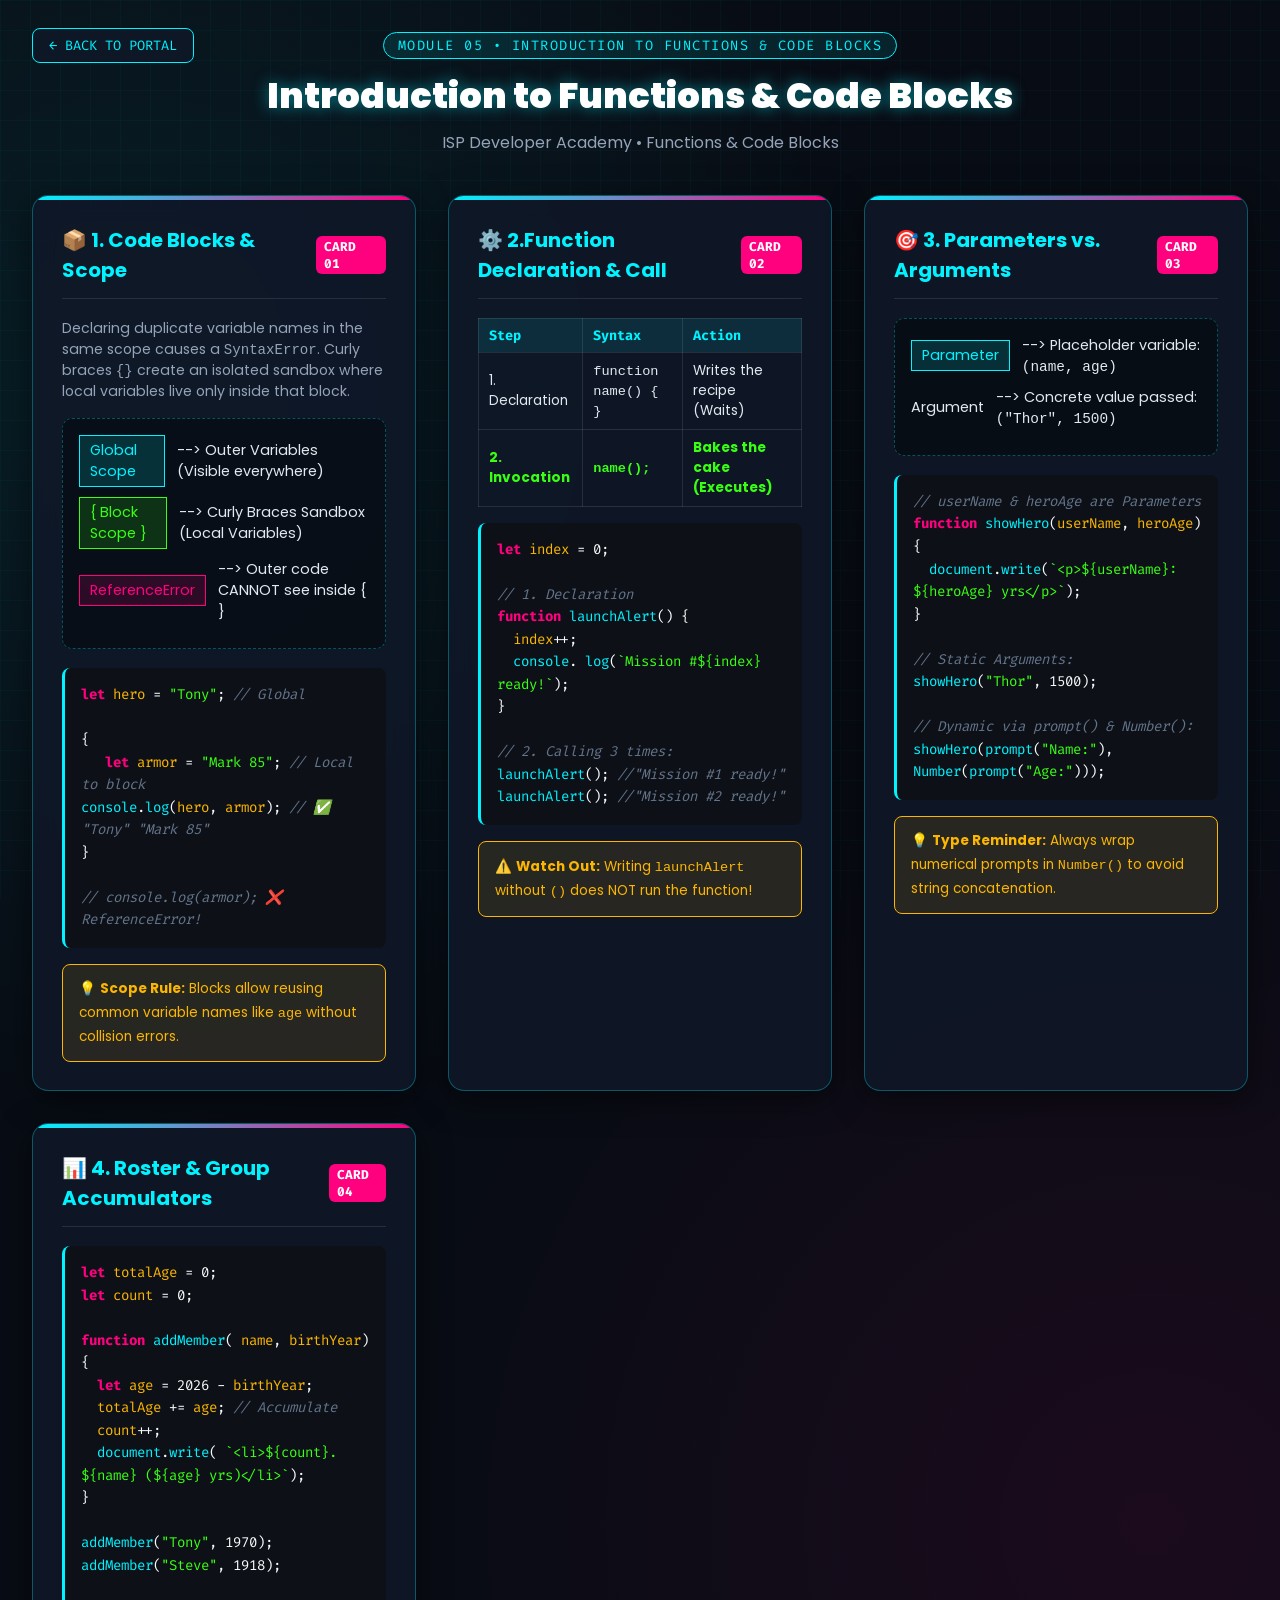
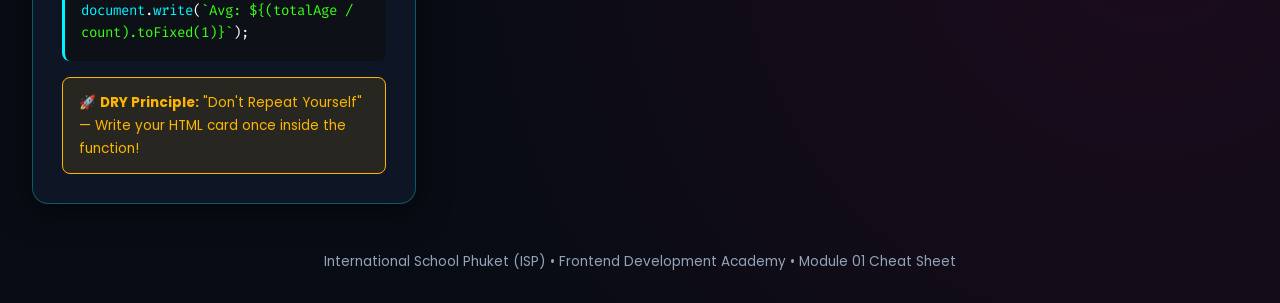
<file: module5-cards.html>
<!doctype html>
<html lang="en">
  <head>
    <meta charset="UTF-8" />
    <meta name="viewport" content="width=device-width, initial-scale=1.0" />
    <title>
      Module 05: Introduction to Functions &amp; Code Blocks | ISP Cyber Code
      Hub
    </title>
    <link rel="preconnect" href="https://fonts.googleapis.com" />
    <link rel="preconnect" href="https://fonts.gstatic.com" crossorigin />
    <link
      href="https://fonts.googleapis.com/css2?family=Fira+Code:wght@400;600;700&family=Poppins:wght@400;600;700;900&display=swap"
      rel="stylesheet"
    />
    <style>
      :root {
        --bg-dark: #080c14;
        --card-bg: rgba(16, 24, 40, 0.85);
        --neon-cyan: #00f3ff;
        --neon-magenta: #ff007f;
        --neon-green: #39ff14;
        --neon-gold: #fcb600;
        --text-main: #e2e8f0;
        --text-muted: #94a3b8;
        --border-glow: rgba(0, 243, 255, 0.3);
        --code-bg: #0d1117;
      }

      * {
        box-sizing: border-box;
        margin: 0;
        padding: 0;
      }

      body {
        font-family: 'Poppins', sans-serif;
        background-color: var(--bg-dark);
        color: var(--text-main);
        min-height: 100vh;
        padding: 2rem;
        background-image:
          radial-gradient(
            circle at 10% 20%,
            rgba(0, 243, 255, 0.08) 0%,
            transparent 40%
          ),
          radial-gradient(
            circle at 90% 80%,
            rgba(255, 0, 127, 0.08) 0%,
            transparent 40%
          );
      }

      body::before {
        content: '';
        position: fixed;
        top: 0;
        left: 0;
        width: 100%;
        height: 100%;
        background:
          linear-gradient(rgba(0, 243, 255, 0.03) 1px, transparent 1px),
          linear-gradient(90deg, rgba(0, 243, 255, 0.03) 1px, transparent 1px);
        background-size: 30px 30px;
        pointer-events: none;
        z-index: 0;
      }

      .header {
        text-align: center;
        margin-bottom: 2.5rem;
        position: relative;
        z-index: 1;
      }
      .badge-bar {
        display: inline-block;
        background: rgba(0, 243, 255, 0.1);
        border: 1px solid var(--neon-cyan);
        color: var(--neon-cyan);
        font-family: 'Fira Code', monospace;
        font-size: 0.85rem;
        padding: 4px 14px;
        border-radius: 20px;
        letter-spacing: 1.5px;
        margin-bottom: 10px;
      }
      h1 {
        font-size: 2.2rem;
        font-weight: 900;
        color: #fff;
        text-shadow: 0 0 15px rgba(0, 243, 255, 0.5);
        margin-bottom: 8px;
      }
      p.subtitle {
        color: var(--text-muted);
        font-size: 1rem;
      }

      .cards-grid {
        display: grid;
        grid-template-columns: repeat(auto-fit, minmax(360px, 1fr));
        gap: 2rem;
        max-width: 1400px;
        margin: 0 auto;
        position: relative;
        z-index: 1;
      }
      .ref-card {
        background: var(--card-bg);
        border: 1px solid var(--border-glow);
        border-radius: 16px;
        padding: 1.8rem;
        backdrop-filter: blur(12px);
        box-shadow: 0 8px 32px rgba(0, 0, 0, 0.5);
        transition:
          transform 0.3s ease,
          border-color 0.3s ease,
          box-shadow 0.3s ease;
        position: relative;
        overflow: hidden;
      }
      .ref-card::before {
        content: '';
        position: absolute;
        top: 0;
        left: 0;
        width: 100%;
        height: 4px;
        background: linear-gradient(
          90deg,
          var(--neon-cyan),
          var(--neon-magenta)
        );
      }
      .ref-card:hover {
        transform: translateY(-5px);
        border-color: var(--neon-cyan);
        box-shadow: 0 12px 40px rgba(0, 243, 255, 0.25);
      }

      .card-header {
        display: flex;
        align-items: center;
        justify-content: space-between;
        margin-bottom: 1.2rem;
        border-bottom: 1px solid rgba(255, 255, 255, 0.1);
        padding-bottom: 0.8rem;
      }
      .card-title {
        font-size: 1.25rem;
        font-weight: 700;
        color: var(--neon-cyan);
        display: flex;
        align-items: center;
        gap: 10px;
      }
      .card-num {
        background: var(--neon-magenta);
        color: #fff;
        font-family: 'Fira Code', monospace;
        font-size: 0.8rem;
        font-weight: 700;
        padding: 2px 8px;
        border-radius: 6px;
      }

      .diagram-box {
        background: rgba(0, 0, 0, 0.4);
        border: 1px dashed rgba(0, 243, 255, 0.3);
        border-radius: 10px;
        padding: 1rem;
        margin-bottom: 1.2rem;
      }

      .channel-row {
        display: flex;
        align-items: center;
        gap: 12px;
        margin-bottom: 10px;
        font-size: 0.9rem;
      }

      .channel-tag {
        font-family: 'Fira Code', monospace;
        font-weight: 700;
        padding: 4px 10px;
        border-radius: 6px;
        font-size: 0.8rem;
        min-width: 120px;
        text-align: center;
      }

      .tag-console {
        background: rgba(0, 243, 255, 0.15);
        color: var(--neon-cyan);
        border: 1px solid var(--neon-cyan);
        padding: 4px 10px;
      }

      .tag-alert {
        background: rgba(255, 0, 127, 0.15);
        color: var(--neon-magenta);
        border: 1px solid var(--neon-magenta);
        padding: 4px 10px;
      }

      .tag-doc {
        background: rgba(57, 255, 20, 0.15);
        color: var(--neon-green);
        border: 1px solid var(--neon-green);
        padding: 4px 10px;
      }

      .code-block {
        background: var(--code-bg);
        border-radius: 8px;
        padding: 1rem;
        font-family: 'Fira Code', monospace;
        font-size: 0.88rem;
        line-height: 1.6;
        color: #f8fafc;
        border-left: 3px solid var(--neon-cyan);
        margin-bottom: 1rem;
        position: relative;
      }
      .code-block .keyword {
        color: var(--neon-magenta);
        font-weight: 700;
      }
      .code-block .string {
        color: var(--neon-green);
      }
      .code-block .func {
        color: var(--neon-cyan);
      }
      .code-block .comment {
        color: #64748b;
        font-style: italic;
      }
      .code-block .var-name {
        color: var(--neon-gold);
      }
      .code-block .tag {
        color: var(--neon-magenta);
      }
      .code-block .attr {
        color: var(--neon-cyan);
      }

      .keyboard-badge {
        background: #334155;
        color: #fff;
        font-family: 'Fira Code', monospace;
        padding: 3px 8px;
        border-radius: 6px;
        border: 1px solid #475569;
        font-size: 0.85rem;
        font-weight: 700;
      }
      .step-list {
        list-style: none;
        padding: 0;
        margin-bottom: 1rem;
      }
      .step-item {
        font-size: 0.9rem;
        margin-bottom: 0.8rem;
        padding-left: 1.5rem;
        position: relative;
        line-height: 1.5;
      }
      .step-item::before {
        content: '⚡';
        position: absolute;
        left: 0;
        color: var(--neon-gold);
      }

      .comparison-table {
        width: 100%;
        border-collapse: collapse;
        font-size: 0.85rem;
        margin-top: 10px;
      }
      .comparison-table th,
      .comparison-table td {
        padding: 8px 10px;
        border: 1px solid rgba(255, 255, 255, 0.1);
        text-align: left;
      }
      .comparison-table th {
        background: rgba(0, 243, 255, 0.1);
        color: var(--neon-cyan);
        font-family: 'Fira Code', monospace;
      }

      .app-grid {
        display: grid;
        grid-template-columns: 1fr 1fr;
        gap: 0.8rem;
        margin-top: 0.8rem;
      }
      .app-item {
        background: rgba(0, 0, 0, 0.4);
        border: 1px solid rgba(255, 255, 255, 0.1);
        border-radius: 8px;
        padding: 0.8rem;
      }
      .app-name {
        font-weight: 700;
        color: var(--neon-gold);
        font-size: 0.88rem;
        margin-bottom: 4px;
        display: flex;
        align-items: center;
        gap: 6px;
      }
      .app-desc {
        font-size: 0.78rem;
        color: var(--text-muted);
        line-height: 1.4;
      }

      .tip-box {
        background: rgba(252, 182, 0, 0.1);
        border: 1px solid var(--neon-gold);
        border-radius: 8px;
        padding: 0.8rem 1rem;
        font-size: 0.85rem;
        color: var(--neon-gold);
        margin-top: 1rem;
        display: block;
        line-height: 1.7;
        overflow-wrap: break-word;
        align-items: center;
        gap: 10px;
      }
      footer {
        text-align: center;
        margin-top: 3rem;
        color: var(--text-muted);
        font-size: 0.85rem;
        position: relative;
        z-index: 1;
      }

      .back-nav {
        position: absolute;
        top: 2rem;
        left: 2rem;
        z-index: 10;
      }
      .back-btn {
        background: rgba(16, 24, 40, 0.8);
        border: 1px solid var(--neon-cyan);
        color: var(--neon-cyan);
        padding: 8px 16px;
        border-radius: 8px;
        font-family: 'Fira Code', monospace;
        text-decoration: none;
        font-size: 0.85rem;
        transition: all 0.2s ease;
      }
      .back-btn:hover {
        background: var(--neon-cyan);
        color: #000;
        box-shadow: 0 0 15px var(--neon-cyan);
      }
    </style>
  </head>
  <body>
    <div class="back-nav">
      <a href="index.html" class="back-btn">← BACK TO PORTAL</a>
    </div>

    <header class="header">
      <div class="badge-bar">
        MODULE 05 • INTRODUCTION TO FUNCTIONS & CODE BLOCKS
      </div>
      <h1>Introduction to Functions & Code Blocks</h1>
      <p class="subtitle">
        ISP Developer Academy • Functions &amp; Code Blocks
      </p>
    </header>

    <main class="cards-grid">
      <!-- CARD 1: CODE BLOCKS & SCOPE -->
      <section class="ref-card">
        <div class="card-header">
          <h2 class="card-title">📦 1. Code Blocks & Scope</h2>
          <span class="card-num">CARD 01</span>
        </div>
        <p
          style="
            font-size: 0.88rem;
            color: var(--text-muted);
            margin-bottom: 1rem;
          "
        >
          Declaring duplicate variable names in the same scope causes a
          <code>SyntaxError</code>. Curly braces <code>{}</code> create an
          isolated sandbox where local variables live only inside that block.
        </p>

        <div class="diagram-box">
          <div class="channel-row">
            <span class="channel-label tag-console"> Global Scope </span>
            <span>--> Outer Variables (Visible everywhere)</span>
          </div>
          <div class="channel-row">
            <span class="channel-label tag-doc"> { Block Scope } </span>
            <span>--> Curly Braces Sandbox (Local Variables)</span>
          </div>
          <div class="channel-row">
            <span class="channel-label tag-alert"> ReferenceError </span>
            <span>--> Outer code CANNOT see inside { }</span>
          </div>
        </div>

        <div class="code-block">
          <span class="keyword">let</span>
          <span class="var-name">hero</span> =
          <span class="string">"Tony"</span>;
          <span class="comment">// Global</span>
          <br />
          <br />
          {<br />
          &nbsp;&nbsp;
          <span class="keyword">let</span>
          <span class="var-name">armor</span> =
          <span class="string">"Mark 85"</span>;
          <span class="comment">// Local to block</span>
          <br />
          <span class="func">console</span>.<span class="func">log</span>(<span
            class="var-name"
            >hero</span
          >, <span class="var-name">armor</span>);
          <span class="comment">// ✅ "Tony" "Mark 85"</span>
          <br />
          }<br />
          <br />
          <span class="comment">// console.log(armor); ❌ ReferenceError!</span>
        </div>
        <div>
          <span class="tip-box"
            >💡 <strong>Scope Rule:</strong> Blocks allow reusing common
            variable names like <code>age</code> without collision errors.</span
          >
        </div>
      </section>

      <!-- CARD 2: DECLARATION VS INVOCATION -->
      <section class="ref-card">
        <div class="card-header">
          <h2 class="card-title">⚙️ 2.Function Declaration &amp; Call</h2>
          <span class="card-num">CARD 02</span>
        </div>

        <table class="comparison-table">
          <thead>
            <tr>
              <th>Step</th>
              <th>Syntax</th>
              <th>Action</th>
            </tr>
          </thead>
          <tbody>
            <tr>
              <td>1. Declaration</td>
              <td><code>function name() { }</code></td>
              <td>Writes the recipe (Waits)</td>
            </tr>
            <tr style="color: var(--neon-green); font-weight: 700">
              <td>2. Invocation</td>
              <td><code>name();</code></td>
              <td>Bakes the cake (Executes)</td>
            </tr>
          </tbody>
        </table>

        <div class="code-block" style="margin-top: 1rem">
          <span class="keyword">let</span>
          <span class="var-name">index</span> = <span class="num">0</span>;
          <br />
          <br />
          <span class="comment">// 1. Declaration</span>
          <br />
          <span class="keyword">function</span>
          <span class="func">launchAlert</span>() {<br />
          &nbsp;&nbsp;<span class="var-name">index</span>++;
          <br />
          &nbsp;&nbsp;<span class="func">console</span>.
          <span class="func">log</span>(<span class="string"
            >`Mission #${index} ready!`</span
          >); <br />
          }
          <br />
          <br />
          <span class="comment">// 2. Calling 3 times:</span>
          <br />
          <span class="func">launchAlert</span>();
          <span class="comment">//"Mission #1 ready!"</span>
          <br />
          <span class="func">launchAlert</span>();
          <span class="comment">//"Mission #2 ready!"</span>
        </div>
        <div class="tip-box" style="margin-top: 1rem">
          <span
            >⚠️ <strong>Watch Out:</strong> Writing
            <code>launchAlert</code> without <code>()</code> does NOT run the
            function!</span
          >
        </div>
      </section>

      <!-- CARD 3: PARAMETERS & ARGUMENTS -->
      <section class="ref-card">
        <div class="card-header">
          <h2 class="card-title">🎯 3. Parameters vs. Arguments</h2>
          <span class="card-num">CARD 03</span>
        </div>

        <div class="diagram-box">
          <div class="channel-row">
            <span class="channel-label tag-console">Parameter</span>
            <span>--&gt; Placeholder variable: <code>(name, age)</code></span>
          </div>
          <div class="channel-row">
            <span class="channel-label tag-user">Argument</span>
            <span
              >--&gt; Concrete value passed: <code>("Thor", 1500)</code></span
            >
          </div>
        </div>

        <div class="code-block">
          <span class="comment">// userName & heroAge are Parameters</span
          ><br />
          <span class="keyword">function</span>
          <span class="func">showHero</span>(<span class="var-name"
            >userName</span
          >, <span class="var-name">heroAge</span>) {<br />
          &nbsp;&nbsp;<span class="func">document</span>.<span class="func"
            >write</span
          >(<span class="string"
            >`&lt;p&gt;${userName}: ${heroAge} yrs&lt;/p&gt;`</span
          >);
          <br />
          }<br />
          <br />
          <span class="comment">// Static Arguments:</span><br />
          <span class="func">showHero</span>(<span class="string">"Thor"</span>,
          <span class="num">1500</span>);<br /><br />
          <span class="comment">// Dynamic via prompt() & Number():</span><br />
          <span class="func">showHero</span>(<span class="func">prompt</span
          >(<span class="string">"Name:"</span>),
          <span class="func">Number</span>(<span class="func">prompt</span
          >(<span class="string">"Age:"</span>)));
        </div>
        <div class="tip-box">
          <span
            >💡 <strong>Type Reminder:</strong> Always wrap numerical prompts in
            <code>Number()</code> to avoid string concatenation.</span
          >
        </div>
      </section>

      <!-- CARD 4: ACCUMULATORS & ROSTER PATTERN -->
      <section class="ref-card">
        <div class="card-header">
          <h2 class="card-title">📊 4. Roster & Group Accumulators</h2>
          <span class="card-num">CARD 04</span>
        </div>
        <div class="code-block">
          <span class="keyword">let</span>
          <span class="var-name">totalAge</span> = <span class="num">0</span>;
          <br />
          <span class="keyword">let</span>
          <span class="var-name">count</span> = <span class="num">0</span>;
          <br />
          <br />
          <span class="keyword">function</span>
          <span class="func">addMember</span>(
          <span class="var-name">name</span>,
          <span class="var-name">birthYear</span>) {<br />
          &nbsp;&nbsp;<span class="keyword">let</span>
          <span class="var-name">age</span> = <span class="num">2026</span> -
          <span class="var-name">birthYear</span>;<br />
          &nbsp;&nbsp;<span class="var-name">totalAge</span> +=
          <span class="var-name">age</span>;
          <span class="comment">// Accumulate</span><br />
          &nbsp;&nbsp;<span class="var-name">count</span>++;<br />
          &nbsp;&nbsp;<span class="func">document</span>.<span class="func"
            >write</span
          >(
          <span class="string"
            >`&lt;li&gt;${count}. ${name} (${age} yrs)&lt;/li&gt;`</span
          >);
          <br />
          }<br />
          <br />
          <span class="func">addMember</span>(<span class="string">"Tony"</span
          >, <span class="num">1970</span>);
          <br />
          <span class="func">addMember</span>(<span class="string">"Steve"</span
          >, <span class="num">1918</span>);
          <br />
          <br />
          <span class="func">document</span>.<span class="func">write</span
          >(<span class="string">`Avg: ${(totalAge / count).toFixed(1)}`</span
          >);
        </div>
        <div class="tip-box">
          <span
            >🚀 <strong>DRY Principle:</strong> "Don't Repeat Yourself" — Write
            your HTML card once inside the function!</span
          >
        </div>
      </section>
    </main>

    <footer>
      <p>
        International School Phuket (ISP) • Frontend Development Academy •
        Module 01 Cheat Sheet
      </p>
    </footer>
  </body>
</html>
</file>
<file: style.css>
/* =========================================================
   ISP CYBER CODE HUB
   Cyber-Neon Design System
========================================================= */

@import url('https://fonts.googleapis.com/css2?family=Fira+Code:wght@400;600&family=Poppins:wght@400;600;700;900&display=swap');

/* =========================================================
   Navigation & Action Cyber Buttons
   ========================================================= */
.header-nav {
  display: flex;
  align-items: center;
  gap: 12px;
}

.nav-btn {
  display: inline-flex;
  align-items: center;
  justify-content: center;
  gap: 8px;
  padding: 10px 18px;
  border-radius: 8px;
  font-family: var(--font-code);
  font-size: 0.85rem;
  font-weight: 600;
  text-decoration: none !important;
  cursor: pointer;
  transition: all 0.25s ease-in-out;
  border: 1px solid transparent;
  backdrop-filter: blur(5px);
  white-space: nowrap;
}

.nav-btn.sm {
  padding: 6px 14px;
  font-size: 0.8rem;
}

.nav-btn-cyan {
  background: rgba(0, 243, 255, 0.12);
  color: var(--cyber-cyan) !important;
  border-color: var(--cyber-cyan);
  box-shadow: 0 0 12px rgba(0, 243, 255, 0.2);
}

.nav-btn-cyan:hover {
  background: var(--cyber-cyan);
  color: #080c14 !important;
  box-shadow: 0 0 22px var(--cyber-cyan);
  transform: translateY(-2px);
}

.nav-btn-magenta {
  background: rgba(255, 0, 127, 0.12);
  color: var(--neon-magenta) !important;
  border-color: var(--neon-magenta);
  box-shadow: 0 0 12px rgba(255, 0, 127, 0.2);
}

.nav-btn-magenta:hover {
  background: var(--neon-magenta);
  color: #ffffff !important;
  box-shadow: 0 0 22px var(--neon-magenta);
  transform: translateY(-2px);
}

.nav-btn-gold {
  background: rgba(252, 182, 0, 0.12);
  color: var(--isp-gold) !important;
  border-color: var(--isp-gold);
  box-shadow: 0 0 12px rgba(252, 182, 0, 0.2);
}

.nav-btn-gold:hover {
  background: var(--isp-gold);
  color: #080c14 !important;
  box-shadow: 0 0 22px var(--isp-gold);
  transform: translateY(-2px);
}

/* =========================================================
   01. DESIGN TOKENS
========================================================= */

:root {
  /* ISP Identity */
  --isp-main: #35714b;
  --isp-gold: #fcb600;

  /* Cyber Palette */
  --cyber-black: #080c14;
  --cyber-dark: #101828;
  --cyber-cyan: #00f3ff;
  --neon-magenta: #ff007f;
  --acid-green: #39ff14;
  --alert-red: #ff3366;

  /* Text */
  --text-primary: #ffffff;
  --text-secondary: #cccccc;
  --text-muted: #aaaaaa;

  /* Typography */
  --font-main: 'Poppins', sans-serif;
  --font-code: 'Fira Code', monospace;

  /* Layout */
  --content-width: 1200px;
  --radius-sm: 8px;
  --radius-md: 12px;
  --radius-lg: 20px;

  /* Effects */
  --border-cyan: rgba(0, 243, 255, 0.25);
  --glow-cyan: 0 0 25px rgba(0, 243, 255, 0.35);
  --shadow-card: 0 10px 30px rgba(0, 0, 0, 0.5);

  --transition-fast: 0.2s ease;
  --transition-normal: 0.3s ease;
}

/* =========================================================
   02. GLOBAL RESET
========================================================= */

*,
*::before,
*::after {
  box-sizing: border-box;
}

html {
  scroll-behavior: smooth;
}

body {
  min-height: 100vh;
  margin: 0;
  padding: 0;

  position: relative;
  overflow-x: hidden;

  font-family: var(--font-main);
  color: var(--text-primary);
  background: var(--cyber-black);
}

button,
input {
  font: inherit;
}

button {
  cursor: pointer;
}

img {
  max-width: 100%;
}

.hidden {
  display: none !important;
}

/* =========================================================
   03. CYBER GRID BACKGROUND
========================================================= */

.cyber-grid {
  position: fixed;
  inset: 0;

  width: 100%;
  height: 100%;

  background-image:
    linear-gradient(to right, rgba(0, 243, 255, 0.04) 1px, transparent 1px),
    linear-gradient(to bottom, rgba(0, 243, 255, 0.04) 1px, transparent 1px);

  background-size: 40px 40px;

  pointer-events: none;
  z-index: 0;
}

/* =========================================================
   04. HEADER & BRAND IDENTITY
========================================================= */

.cyber-header {
  position: relative;
  z-index: 10;

  display: flex;
  align-items: center;
  justify-content: space-between;
  gap: 24px;

  padding: 1.5rem 3rem;

  background: rgba(16, 24, 40, 0.85);
  backdrop-filter: blur(12px);

  border-bottom: 2px solid var(--cyber-cyan);
  box-shadow: 0 0 20px rgba(0, 243, 255, 0.3);
}

.header-brand {
  display: flex;
  align-items: center;
  gap: 18px;
  min-width: 0;
}

.neon-logo {
  height: 60px;
  width: auto;

  object-fit: contain;
  filter: drop-shadow(0 0 8px var(--isp-gold));
}

.glitch-title {
  margin: 0;

  font-size: 1.8rem;
  font-weight: 900;
  letter-spacing: 2px;
  line-height: 1.2;

  color: var(--text-primary);

  text-shadow:
    0 0 10px var(--cyber-cyan),
    0 0 20px var(--cyber-cyan);
}

.cyber-subtitle {
  margin: 4px 0 0;

  font-family: var(--font-code);
  font-size: 0.85rem;
  color: var(--isp-gold);
}

/* =========================================================
   05. SYSTEM STATUS
========================================================= */

.system-status {
  display: flex;
  align-items: center;
  gap: 10px;
  flex-shrink: 0;

  padding: 8px 16px;

  background: rgba(57, 255, 20, 0.1);
  border: 1px solid var(--acid-green);
  border-radius: 20px;
}

.pulse-node {
  width: 10px;
  height: 10px;
  flex-shrink: 0;

  background: var(--acid-green);
  border-radius: 50%;

  box-shadow: 0 0 10px var(--acid-green);

  animation: pulse 1.5s infinite;
}

.status-text {
  font-family: var(--font-code);
  font-size: 0.85rem;
  font-weight: 600;
  color: var(--acid-green);
}

@keyframes pulse {
  0% {
    transform: scale(0.95);
    box-shadow: 0 0 0 0 rgba(57, 255, 20, 0.7);
  }

  70% {
    transform: scale(1);
    box-shadow: 0 0 0 10px rgba(57, 255, 20, 0);
  }

  100% {
    transform: scale(0.95);
    box-shadow: 0 0 0 0 rgba(57, 255, 20, 0);
  }
}

/* =========================================================
   06. MAIN LAYOUT
========================================================= */

.portal-container {
  position: relative;
  z-index: 5;

  width: 100%;
  max-width: var(--content-width);

  margin: 2.5rem auto;
  padding: 0 1.5rem;
}

.cyber-section {
  margin-bottom: 3rem;
  padding: 2.5rem;

  background: rgba(16, 24, 40, 0.75);
  backdrop-filter: blur(10px);

  border: 1px solid var(--border-cyan);
  border-radius: var(--radius-lg);

  box-shadow: var(--shadow-card);
}

.section-tag {
  display: inline-block;

  margin-bottom: 10px;
  padding: 4px 10px;

  font-family: var(--font-code);
  font-size: 0.75rem;
  color: var(--cyber-cyan);

  background: rgba(0, 243, 255, 0.1);

  border: 1px solid var(--cyber-cyan);
  border-radius: 4px;
}

.neon-heading {
  margin: 0 0 10px;
  font-size: 1.8rem;
  line-height: 1.3;
}

.cyan-glow {
  color: var(--cyber-cyan);
  text-shadow: 0 0 12px var(--cyber-cyan);
}

.magenta-glow {
  color: var(--neon-magenta);
  text-shadow: 0 0 12px var(--neon-magenta);
}

.green-glow {
  color: var(--acid-green);
  text-shadow: 0 0 12px var(--acid-green);
}

.section-desc {
  margin: 0 0 2rem;
  color: var(--text-secondary);
  line-height: 1.7;
}

/* =========================================================
   07. SECURITY TERMINAL
========================================================= */

.terminal-container {
  width: 100%;
  max-width: 650px;

  margin: 0 auto;
  padding: 2rem;

  text-align: center;

  background: rgba(8, 12, 20, 0.95);

  border: 3px solid var(--cyber-cyan);
  border-radius: 16px;

  box-shadow: 0 0 25px rgba(0, 243, 255, 0.4);

  transition:
    background var(--transition-normal),
    border-color var(--transition-normal),
    box-shadow var(--transition-normal);
}

/* Access Denied State */

.terminal-container.bg-denied {
  background: rgba(40, 8, 15, 0.95);
  border-color: var(--alert-red);

  box-shadow: 0 0 35px rgba(255, 51, 102, 0.6);
}

/* Terminal Badges */

.terminal-badge-bar {
  display: flex;
  align-items: center;
  justify-content: space-between;
  flex-wrap: wrap;
  gap: 10px;

  margin-bottom: 1.5rem;

  font-family: var(--font-code);
}

.cyber-chip {
  padding: 4px 10px;

  font-size: 0.8rem;
  color: var(--cyber-cyan);

  background: rgba(0, 243, 255, 0.15);
  border-radius: 4px;
}

.badge-gold {
  padding: 4px 10px;

  font-size: 0.8rem;
  font-weight: 700;

  color: #000;
  background: var(--isp-gold);

  border-radius: 4px;
}

/* =========================================================
   08. TERMINAL INPUT
========================================================= */

.screen-box input {
  display: block;

  width: 200px;
  max-width: 100%;

  margin: 0 auto 1.2rem;
  padding: 12px;

  font-family: var(--font-code);
  font-size: 1.8rem;
  text-align: center;

  color: var(--acid-green);
  background: #000;

  border: 2px solid var(--cyber-cyan);
  border-radius: var(--radius-sm);

  outline: none;

  box-shadow: inset 0 0 10px rgba(0, 243, 255, 0.2);

  transition:
    border-color var(--transition-fast),
    box-shadow var(--transition-fast);
}

.screen-box input:focus {
  border-color: var(--acid-green);

  box-shadow:
    inset 0 0 10px rgba(57, 255, 20, 0.15),
    0 0 18px rgba(57, 255, 20, 0.25);
}

.screen-box input:focus-visible {
  outline: 2px solid var(--isp-gold);
  outline-offset: 3px;
}

/* =========================================================
   09. CYBER BUTTONS
========================================================= */

.cyber-button {
  display: block;

  margin: 0 auto;
  padding: 14px 28px;

  font-family: var(--font-main);
  font-size: 1rem;
  font-weight: 700;

  color: #fff;
  background: var(--neon-magenta);

  border: none;
  border-radius: var(--radius-sm);

  box-shadow: 0 0 15px var(--neon-magenta);

  cursor: pointer;

  transition:
    transform var(--transition-fast),
    box-shadow var(--transition-fast);
}

.cyber-button:hover {
  box-shadow: 0 0 25px var(--neon-magenta);
}

.cyber-button:active {
  transform: scale(0.96);
}

.cyber-button:focus-visible {
  outline: 3px solid var(--isp-gold);
  outline-offset: 4px;
}

.cyber-button:disabled {
  opacity: 0.5;
  cursor: not-allowed;
  box-shadow: none;
}

.hint-text {
  margin-top: 1rem;
  font-size: 0.8rem;
  color: #a0a0a0;
}

/* =========================================================
   10. ACCESS RESULT BADGES
========================================================= */

.access-badge {
  display: inline-block;

  margin-bottom: 1.2rem;
  padding: 8px 18px;

  font-family: var(--font-code);
  font-weight: 700;

  border-radius: var(--radius-sm);
}

.access-badge.granted {
  color: #000;
  background: var(--acid-green);
  box-shadow: 0 0 15px var(--acid-green);
}

.access-badge.denied {
  color: #fff;
  background: var(--alert-red);
  box-shadow: 0 0 15px var(--alert-red);
}

/* =========================================================
   11. PROFILE CARD
========================================================= */

.profile-card-cyber {
  display: flex;
  align-items: center;
  gap: 20px;

  padding: 1.2rem;

  text-align: left;

  background: rgba(255, 255, 255, 0.05);

  border: 1px solid rgba(255, 255, 255, 0.15);
  border-radius: var(--radius-md);
}

.house-emblem-img {
  width: 90px;
  height: 90px;
  flex-shrink: 0;
  object-fit: contain;
}

.card-details {
  min-width: 0;
}

.card-details h4 {
  margin: 0 0 6px;
  font-size: 1.2rem;
}

.grade-pill {
  display: inline-block;

  padding: 2px 8px;

  font-size: 0.75rem;
  color: #000;
  background: var(--cyber-cyan);

  border-radius: 10px;
}

.house-tag.guardian {
  color: var(--acid-green);
  font-weight: 700;
}

/* =========================================================
   12. MODULES GRID
========================================================= */

.modules-grid {
  display: grid;

  grid-template-columns: repeat(auto-fit, minmax(min(250px, 100%), 1fr));

  gap: 1.5rem;
  margin-top: 1.5rem;
}

.cyber-card {
  padding: 1.5rem;

  background: rgba(8, 12, 20, 0.8);

  border: 1px solid rgba(0, 243, 255, 0.3);
  border-radius: var(--radius-md);

  transition:
    transform var(--transition-normal),
    border-color var(--transition-normal),
    box-shadow var(--transition-normal);
}

.cyber-card:hover {
  transform: translateY(-4px);

  border-color: var(--cyber-cyan);
  box-shadow: 0 0 20px rgba(0, 243, 255, 0.3);
}

.card-header {
  display: flex;
  flex-direction: column;
  gap: 6px;

  margin-bottom: 12px;
}

.mod-num {
  font-family: var(--font-code);
  font-size: 0.75rem;
  color: var(--neon-magenta);
}

.cyber-card h3 {
  margin: 0;

  font-size: 1.1rem;
  color: var(--text-primary);
}

.card-body-text {
  margin-bottom: 12px;

  font-size: 0.88rem;
  line-height: 1.6;
  color: var(--text-muted);
}

.cyber-list {
  margin: 0;
  padding-left: 1.2rem;

  font-size: 0.85rem;
  line-height: 1.7;
}

.cyber-list code {
  padding: 2px 5px;

  font-family: var(--font-code);
  color: var(--cyber-cyan);

  background: rgba(0, 243, 255, 0.1);
  border-radius: 4px;

  overflow-wrap: anywhere;
}

/* Reset link styles for card wrappers */
.card-link,
.card-link:hover,
.card-link:visited {
  text-decoration: none; /* Removes the underline */
  color: inherit; /* Keeps original text colors */
  display: block; /* Keeps the full card clickable */
}

/* =========================================================
   13. ECO HOUSES GRID
========================================================= */

.houses-grid {
  display: grid;

  grid-template-columns: repeat(auto-fit, minmax(min(220px, 100%), 1fr));

  gap: 1.5rem;
  margin-top: 1.5rem;
}

.house-card {
  padding: 1.5rem;

  text-align: center;

  background: rgba(8, 12, 20, 0.8);

  border: 2px solid transparent;
  border-radius: var(--radius-md);

  transition:
    transform var(--transition-normal),
    box-shadow var(--transition-normal);
}

.house-card:hover {
  transform: translateY(-4px);
}

.guardians-border {
  border-color: #2ecc71;
  box-shadow: 0 0 10px rgba(46, 204, 113, 0.2);
}

.protectors-border {
  border-color: #00a8ff;
  box-shadow: 0 0 10px rgba(0, 168, 255, 0.2);
}

.keepers-border {
  border-color: #f1c40f;
  box-shadow: 0 0 10px rgba(241, 196, 15, 0.2);
}

.rangers-border {
  border-color: #1e824c;
  box-shadow: 0 0 10px rgba(30, 130, 76, 0.2);
}

.house-logo {
  width: 80px;
  height: 80px;

  margin-bottom: 12px;
  object-fit: contain;
}

.house-card h3 {
  margin: 0 0 8px;
  font-size: 1.1rem;
}

.house-card p {
  margin: 0;

  font-size: 0.85rem;
  line-height: 1.6;
  color: var(--text-muted);
}

/* =========================================================
   14. FOOTER
========================================================= */

.cyber-footer {
  position: relative;
  z-index: 5;

  padding: 2rem;

  text-align: center;
  font-size: 0.85rem;
  color: #999;

  border-top: 1px solid rgba(255, 255, 255, 0.1);
}

/* =========================================================
   15. RESPONSIVE — TABLET
========================================================= */

@media (max-width: 768px) {
  .cyber-header {
    padding: 1.25rem;
    flex-wrap: wrap;
    gap: 1rem;
  }

  .glitch-title {
    font-size: 1.4rem;
  }

  .portal-container {
    margin: 1.5rem auto;
    padding: 0 1rem;
  }

  .cyber-section {
    padding: 1.5rem;
    margin-bottom: 2rem;
  }

  .terminal-container {
    padding: 1.5rem;
  }

  .modules-grid,
  .houses-grid {
    gap: 1rem;
  }
}

/* =========================================================
   16. RESPONSIVE — MOBILE
========================================================= */

@media (max-width: 480px) {
  .cyber-header {
    flex-direction: column;
    text-align: center;
  }

  .header-brand {
    flex-direction: column;
    gap: 12px;
  }

  .neon-logo {
    height: 50px;
  }

  .glitch-title {
    font-size: 1.2rem;
    letter-spacing: 1px;
  }

  .cyber-subtitle {
    font-size: 0.75rem;
  }

  .system-status {
    justify-content: center;
  }

  .cyber-section {
    padding: 1.2rem;
  }

  .neon-heading {
    font-size: 1.4rem;
  }

  .terminal-container {
    padding: 1rem;
  }

  .terminal-badge-bar {
    justify-content: center;
  }

  .screen-box input {
    width: 100%;
    max-width: 240px;
  }

  .cyber-button {
    width: 100%;
    max-width: 280px;
  }

  .profile-card-cyber {
    flex-direction: column;
    text-align: center;
  }

  .modules-grid,
  .houses-grid {
    grid-template-columns: 1fr;
  }

  .cyber-footer {
    padding: 1.5rem 1rem;
    font-size: 0.75rem;
  }
}

/* =========================================================
   17. ACCESSIBILITY
========================================================= */

@media (prefers-reduced-motion: reduce) {
  *,
  *::before,
  *::after {
    animation-duration: 0.01ms !important;
    animation-iteration-count: 1 !important;
    transition-duration: 0.01ms !important;
    scroll-behavior: auto !important;
  }
}

/* =========================================================
   18. CHEAT SHEET CARDS
========================================================= */
.tip-box {
  display: block;
  width: 100%;
  background: rgba(252, 182, 0, 0.1);
  border: 1px solid var(--isp-gold);
  border-radius: 8px;
  padding: 0.8rem 1rem;
  margin-top: 1rem;
  color: var(--isp-gold);
  font-size: 0.9rem;
  line-height: 1.7;
  white-space: normal;
  overflow-wrap: break-word;
}

.tip-box strong,
.tip-box code,
.tip-box .keyboard-badge {
  display: inline;
}

.keyboard-badge {
  background: #34445c;
  color: #fff;
  border: 1px solid #526581;
  border-radius: 6px;
  padding: 2px 8px;
  font-family: var(--font-code);
  font-weight: 600;
}
</file>
<file: style1.css>
/* =========================================================
   ISP Cyber Code Hub — Cyber-Neon Design System
   ========================================================= */

@import url('https://fonts.googleapis.com/css2?family=Fira+Code:wght@400;600&family=Poppins:wght@400;600;700;900&display=swap');

:root {
  /* School Identity Palette */
  --isp-main: #35714B;
  --isp-gold: #FCB600;

  /* Cyber Neon Palette */
  --cyber-black: #080C14;
  --cyber-dark: #101828;
  --cyber-cyan: #00F3FF;
  --neon-magenta: #FF007F;
  --acid-green: #39FF14;
  --alert-red: #FF3366;

  /* Typography */
  --font-main: 'Poppins', sans-serif;
  --font-code: 'Fira Code', monospace;
}

body {
  font-family: var(--font-main);
  background-color: var(--cyber-black);
  color: #FFFFFF;
  margin: 0;
  padding: 0;
  min-height: 100vh;
  overflow-x: hidden;
  position: relative;
}

/* Background Cyber Grid Overlay */
.cyber-grid {
  position: fixed;
  top: 0;
  left: 0;
  width: 100vw;
  height: 100vh;
  background-linear-gradient: rgba(0, 243, 255, 0.03) 1px, transparent 1px;
  background-size: 40px 40px;
  background-image: 
    linear-gradient(to right, rgba(0, 243, 255, 0.04) 1px, transparent 1px),
    linear-gradient(to bottom, rgba(0, 243, 255, 0.04) 1px, transparent 1px);
  pointer-events: none;
  z-index: 0;
}

/* Header & Brand Identity */
.cyber-header {
  position: relative;
  z-index: 10;
  display: flex;
  justify-content: space-between;
  align-items: center;
  padding: 1.5rem 3rem;
  background: rgba(16, 24, 40, 0.85);
  backdrop-filter: blur(12px);
  border-bottom: 2px solid var(--cyber-cyan);
  box-shadow: 0 0 20px rgba(0, 243, 255, 0.3);
}

.header-brand {
  display: flex;
  align-items: center;
  gap: 18px;
}

.neon-logo {
  height: 60px;
  filter: drop-shadow(0 0 8px var(--isp-gold));
}

.glitch-title {
  font-size: 1.8rem;
  font-weight: 900;
  margin: 0;
  letter-spacing: 2px;
  color: #FFFFFF;
  text-shadow: 0 0 10px var(--cyber-cyan), 0 0 20px var(--cyber-cyan);
}

.cyber-subtitle {
  margin: 2px 0 0 0;
  font-size: 0.85rem;
  color: var(--isp-gold);
  font-family: var(--font-code);
}

.system-status {
  display: flex;
  align-items: center;
  gap: 10px;
  background: rgba(57, 255, 20, 0.1);
  padding: 8px 16px;
  border-radius: 20px;
  border: 1px solid var(--acid-green);
}

.pulse-node {
  width: 10px;
  height: 10px;
  background-color: var(--acid-green);
  border-radius: 50%;
  box-shadow: 0 0 10px var(--acid-green);
  animation: pulse 1.5s infinite;
}

@keyframes pulse {
  0% { transform: scale(0.95); box-shadow: 0 0 0 0 rgba(57, 255, 20, 0.7); }
  70% { transform: scale(1); box-shadow: 0 0 0 10px rgba(57, 255, 20, 0); }
  100% { transform: scale(0.95); box-shadow: 0 0 0 0 rgba(57, 255, 20, 0); }
}

.status-text {
  font-family: var(--font-code);
  font-size: 0.85rem;
  color: var(--acid-green);
  font-weight: 600;
}

/* Main Layout Structure */
.portal-container {
  position: relative;
  z-index: 5;
  max-width: 1200px;
  margin: 2.5rem auto;
  padding: 0 1.5rem;
}

.cyber-section {
  background: rgba(16, 24, 40, 0.75);
  backdrop-filter: blur(10px);
  border-radius: 20px;
  padding: 2.5rem;
  margin-bottom: 3rem;
  border: 1px solid rgba(0, 243, 255, 0.2);
  box-shadow: 0 10px 30px rgba(0, 0, 0, 0.5);
}

.section-tag {
  display: inline-block;
  font-family: var(--font-code);
  font-size: 0.75rem;
  color: var(--cyber-cyan);
  background: rgba(0, 243, 255, 0.1);
  padding: 4px 10px;
  border-radius: 4px;
  border: 1px solid var(--cyber-cyan);
  margin-bottom: 10px;
}

.neon-heading {
  font-size: 1.8rem;
  margin: 0 0 10px 0;
}

.cyan-glow { text-shadow: 0 0 12px var(--cyber-cyan); color: var(--cyber-cyan); }
.magenta-glow { text-shadow: 0 0 12px var(--neon-magenta); color: var(--neon-magenta); }
.green-glow { text-shadow: 0 0 12px var(--acid-green); color: var(--acid-green); }

.section-desc {
  color: #CCCCCC;
  margin-bottom: 2rem;
}

/* Featured Security Terminal Hardware Shell */
.terminal-container {
  background: rgba(8, 12, 20, 0.95);
  border: 3px solid var(--cyber-cyan);
  box-shadow: 0 0 25px rgba(0, 243, 255, 0.4);
  border-radius: 16px;
  padding: 2rem;
  max-width: 650px;
  margin: 0 auto;
  text-align: center;
  transition: all 0.4s ease;
}

.terminal-container.bg-denied {
  border-color: var(--alert-red);
  box-shadow: 0 0 35px rgba(255, 51, 102, 0.6);
  background: rgba(40, 8, 15, 0.95);
}

.terminal-badge-bar {
  display: flex;
  justify-content: space-between;
  margin-bottom: 1.5rem;
  font-family: var(--font-code);
}

.cyber-chip {
  background: rgba(0, 243, 255, 0.15);
  color: var(--cyber-cyan);
  padding: 4px 10px;
  border-radius: 4px;
  font-size: 0.8rem;
}

.badge-gold {
  background: var(--isp-gold);
  color: #000000;
  font-weight: 700;
  padding: 4px 10px;
  border-radius: 4px;
  font-size: 0.8rem;
}

.screen-box input {
  background: #000000;
  border: 2px solid var(--cyber-cyan);
  color: var(--acid-green);
  font-family: var(--font-code);
  font-size: 1.8rem;
  text-align: center;
  padding: 12px;
  border-radius: 8px;
  width: 200px;
  margin-bottom: 1.2rem;
  box-shadow: inset 0 0 10px rgba(0, 243, 255, 0.2);
  outline: none;
}

.cyber-button {
  background: var(--neon-magenta);
  color: #FFFFFF;
  font-weight: 700;
  font-size: 1rem;
  border: none;
  padding: 14px 28px;
  border-radius: 8px;
  cursor: pointer;
  box-shadow: 0 0 15px var(--neon-magenta);
  transition: transform 0.1s, box-shadow 0.2s;
  display: block;
  margin: 0 auto;
}

.cyber-button:hover {
  box-shadow: 0 0 25px var(--neon-magenta);
}

.cyber-button:active {
  transform: scale(0.96);
}

.hint-text {
  font-size: 0.8rem;
  color: #888888;
  margin-top: 1rem;
}

.hidden { display: none !important; }

/* Result Access Badges & Profile Card */
.access-badge {
  font-weight: 700;
  padding: 8px 18px;
  border-radius: 8px;
  display: inline-block;
  margin-bottom: 1.2rem;
  font-family: var(--font-code);
}

.access-badge.granted {
  background: var(--acid-green);
  color: #000000;
  box-shadow: 0 0 15px var(--acid-green);
}

.access-badge.denied {
  background: var(--alert-red);
  color: #FFFFFF;
  box-shadow: 0 0 15px var(--alert-red);
}

.profile-card-cyber {
  display: flex;
  align-items: center;
  gap: 20px;
  background: rgba(255, 255, 255, 0.05);
  padding: 1.2rem;
  border-radius: 12px;
  border: 1px solid rgba(255, 255, 255, 0.15);
  text-align: left;
}

.house-emblem-img {
  width: 90px;
  height: 90px;
  object-fit: contain;
}

.card-details h4 {
  margin: 0 0 6px 0;
  font-size: 1.2rem;
}

.grade-pill {
  font-size: 0.75rem;
  background: var(--cyber-cyan);
  color: #000000;
  padding: 2px 8px;
  border-radius: 10px;
}

.house-tag.guardian {
  color: var(--acid-green);
  font-weight: 700;
}

/* Modules Grid */
.modules-grid {
  display: grid;
  grid-template-columns: repeat(auto-fit, minmax(250px, 1fr));
  gap: 1.5rem;
  margin-top: 1.5rem;
}

.cyber-card {
  background: rgba(8, 12, 20, 0.8);
  border: 1px solid rgba(0, 243, 255, 0.3);
  border-radius: 12px;
  padding: 1.5rem;
  transition: border-color 0.3s, box-shadow 0.3s;
}

.cyber-card:hover {
  border-color: var(--cyber-cyan);
  box-shadow: 0 0 20px rgba(0, 243, 255, 0.3);
}

.card-header {
  display: flex;
  flex-direction: column;
  gap: 6px;
  margin-bottom: 12px;
}

.mod-num {
  font-family: var(--font-code);
  font-size: 0.75rem;
  color: var(--neon-magenta);
}

.cyber-card h3 {
  margin: 0;
  font-size: 1.1rem;
  color: #FFFFFF;
}

.card-body-text {
  font-size: 0.88rem;
  color: #AAAAAA;
  margin-bottom: 12px;
}

.cyber-list {
  padding-left: 1.2rem;
  margin: 0;
  font-size: 0.85rem;
}

.cyber-list code {
  font-family: var(--font-code);
  color: var(--cyber-cyan);
  background: rgba(0, 243, 255, 0.1);
  padding: 2px 5px;
  border-radius: 4px;
}

/* Eco Houses Grid */
.houses-grid {
  display: grid;
  grid-template-columns: repeat(auto-fit, minmax(220px, 1fr));
  gap: 1.5rem;
  margin-top: 1.5rem;
}

.house-card {
  background: rgba(8, 12, 20, 0.8);
  border-radius: 12px;
  padding: 1.5rem;
  text-align: center;
  border: 2px solid transparent;
}

.guardians-border  { border-color: #2ECC71; box-shadow: 0 0 10px rgba(46, 204, 113, 0.2); }
.protectors-border { border-color: #00A8FF; box-shadow: 0 0 10px rgba(0, 168, 255, 0.2); }
.keepers-border    { border-color: #F1C40F; box-shadow: 0 0 10px rgba(241, 196, 15, 0.2); }
.rangers-border    { border-color: #1E824C; box-shadow: 0 0 10px rgba(30, 130, 76, 0.2); }

.house-logo {
  width: 80px;
  height: 80px;
  object-fit: contain;
  margin-bottom: 12px;
}

.house-card h3 {
  margin: 0 0 8px 0;
  font-size: 1.1rem;
}

.house-card p {
  font-size: 0.85rem;
  color: #AAAAAA;
  margin: 0;
}

.cyber-footer {
  text-align: center;
  padding: 2rem;
  border-top: 1px solid rgba(255, 255, 255, 0.1);
  color: #666666;
  font-size: 0.85rem;
}
</file>
